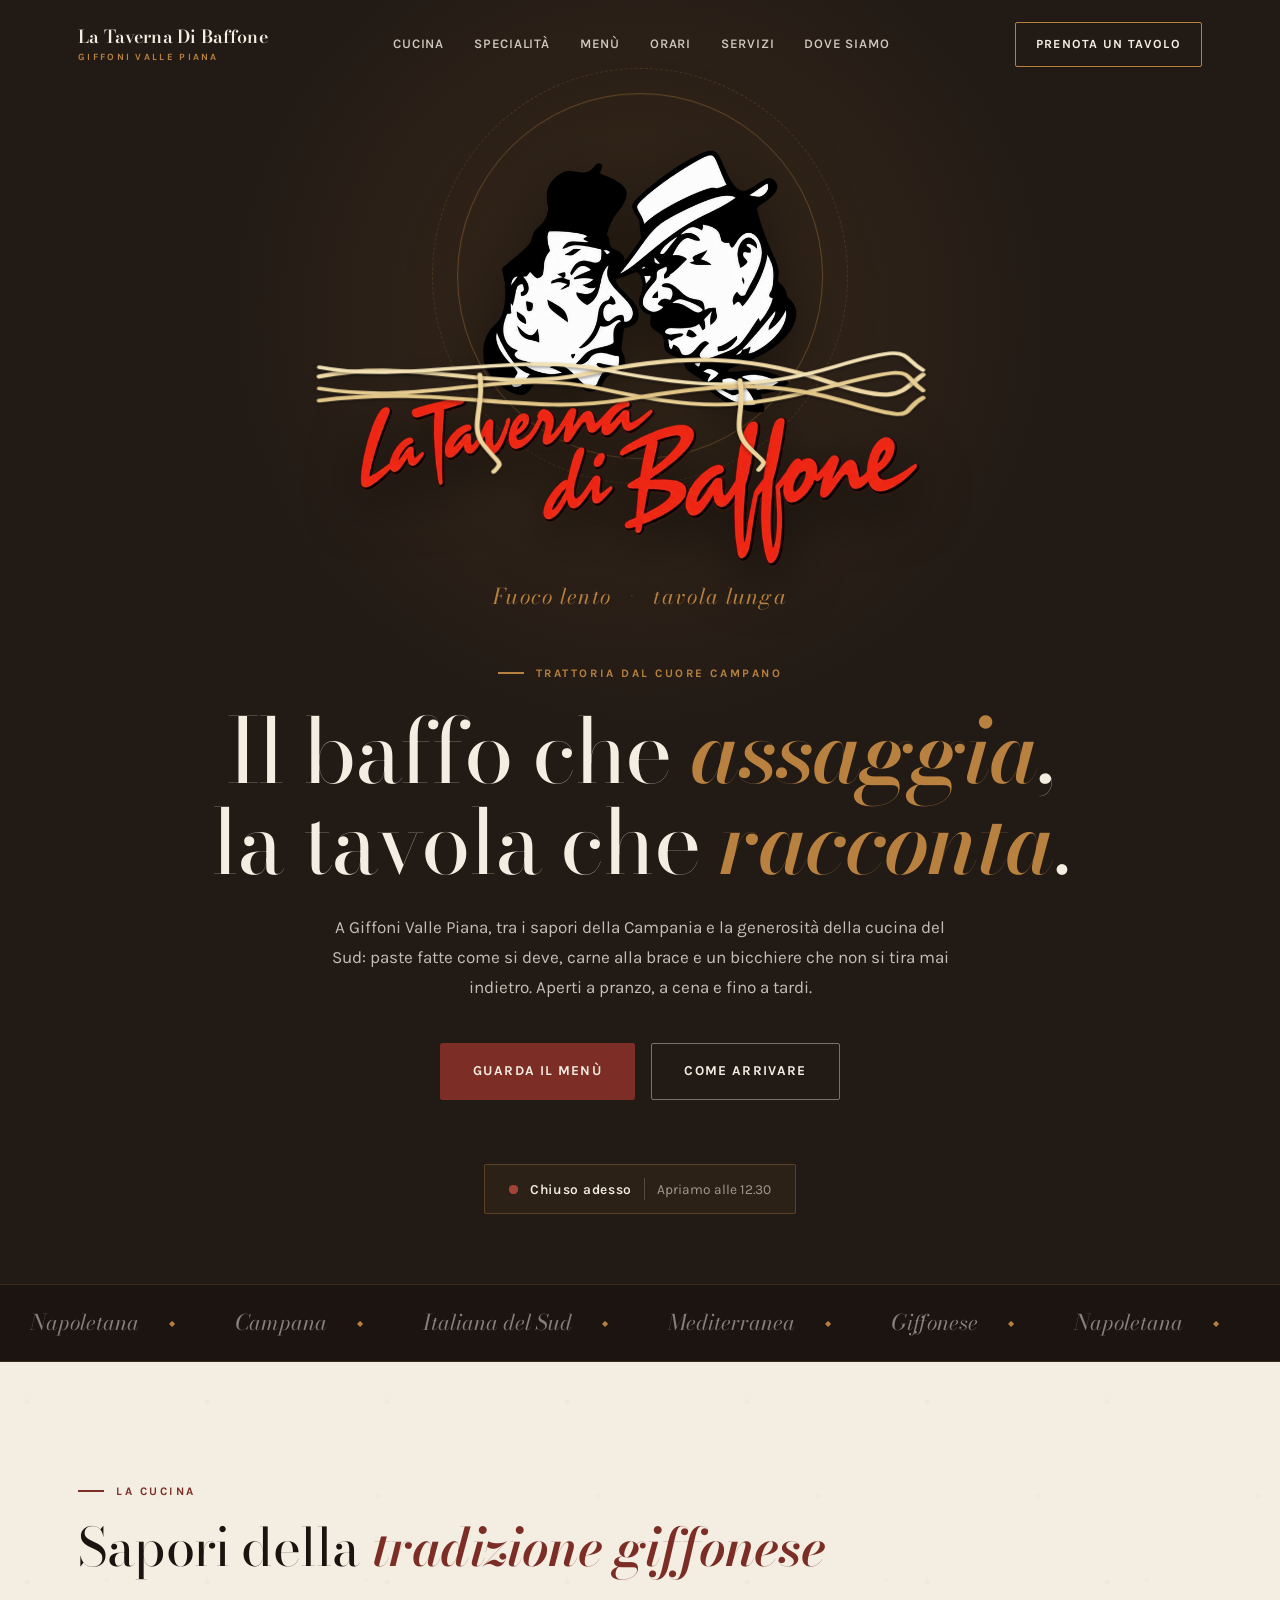
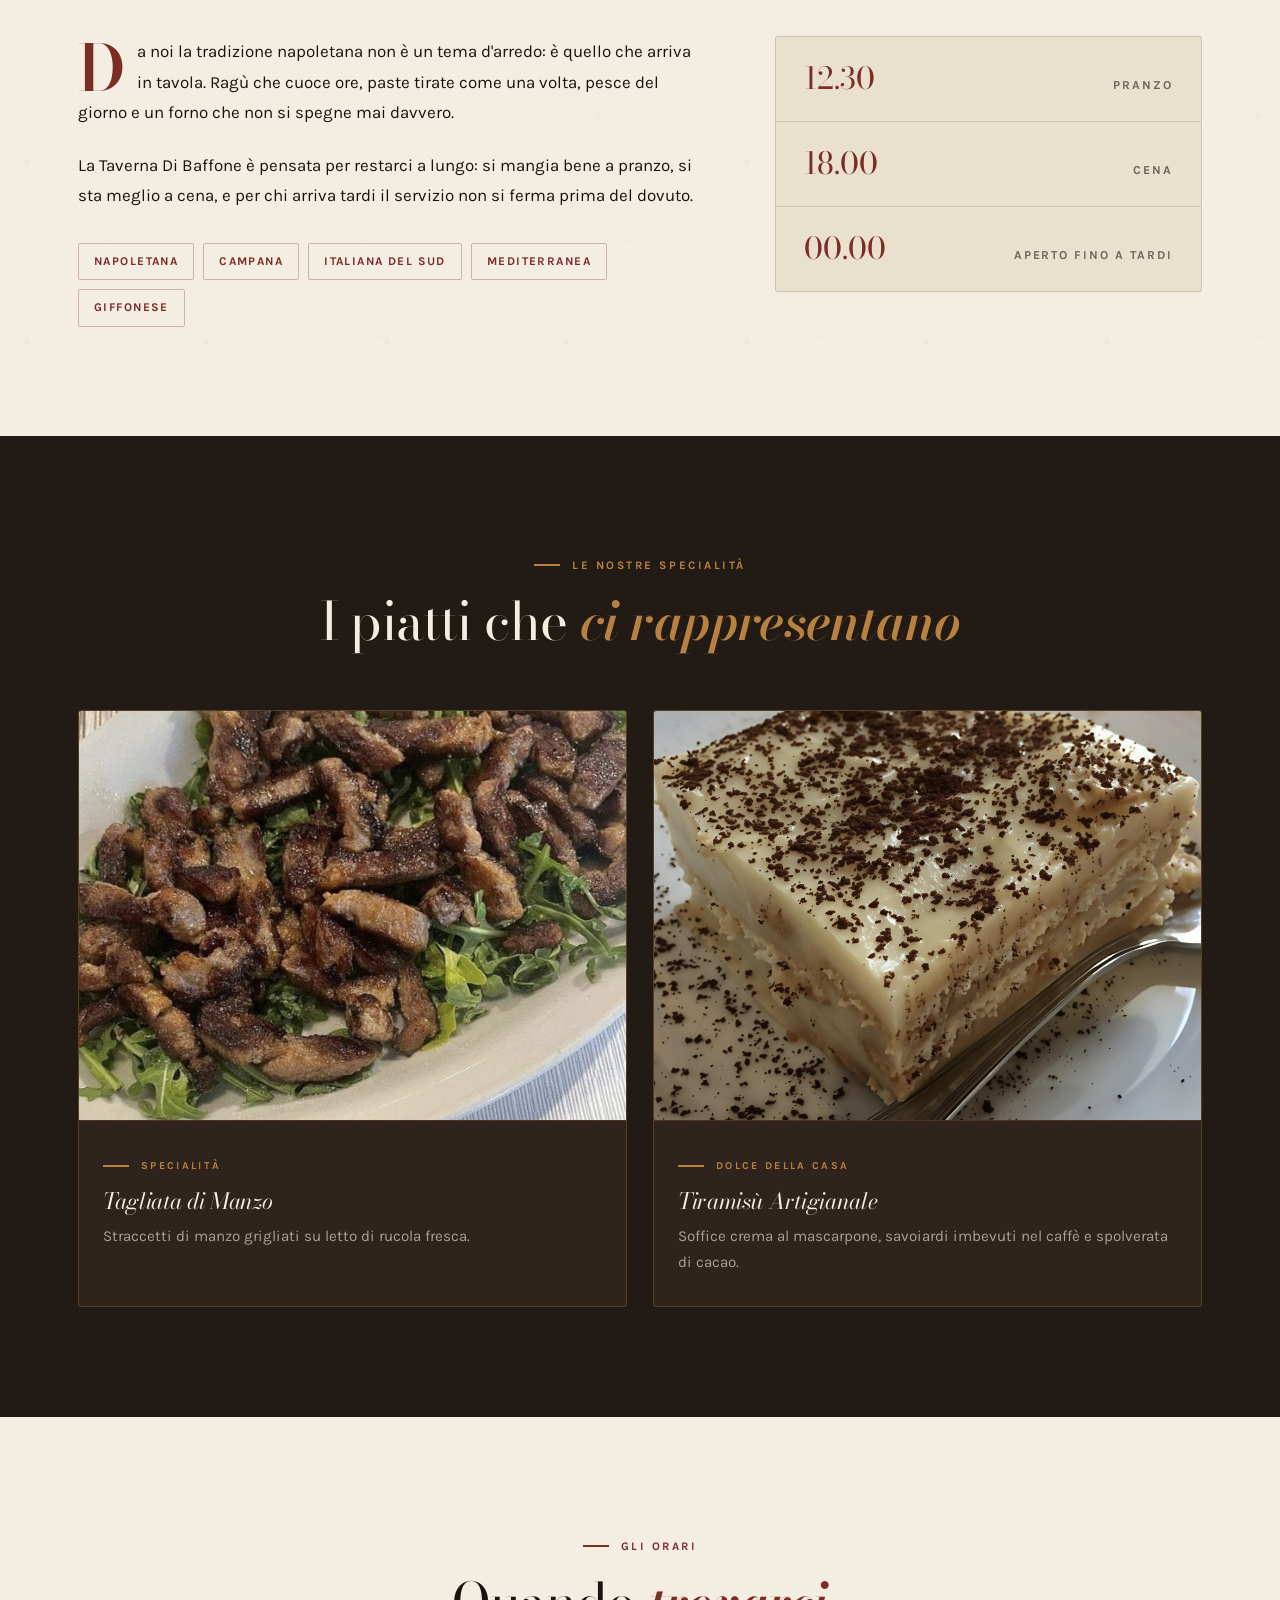
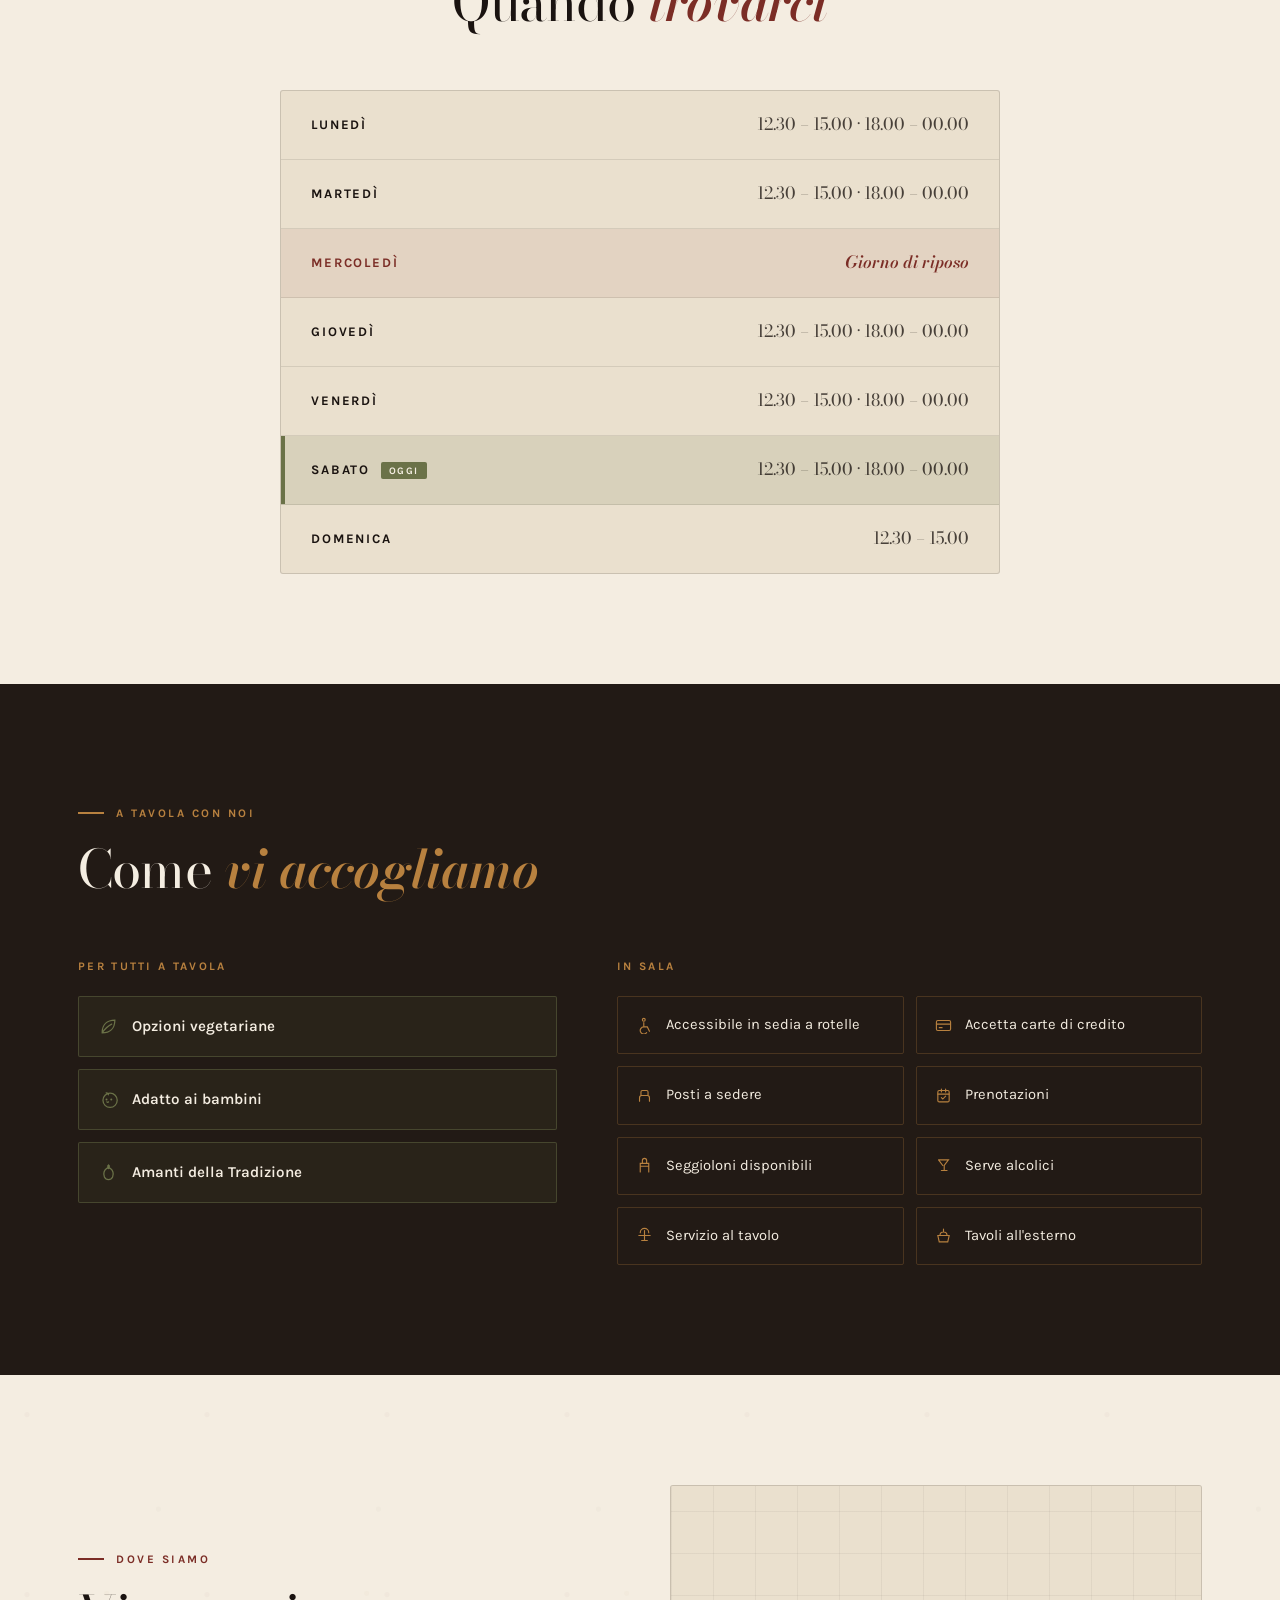
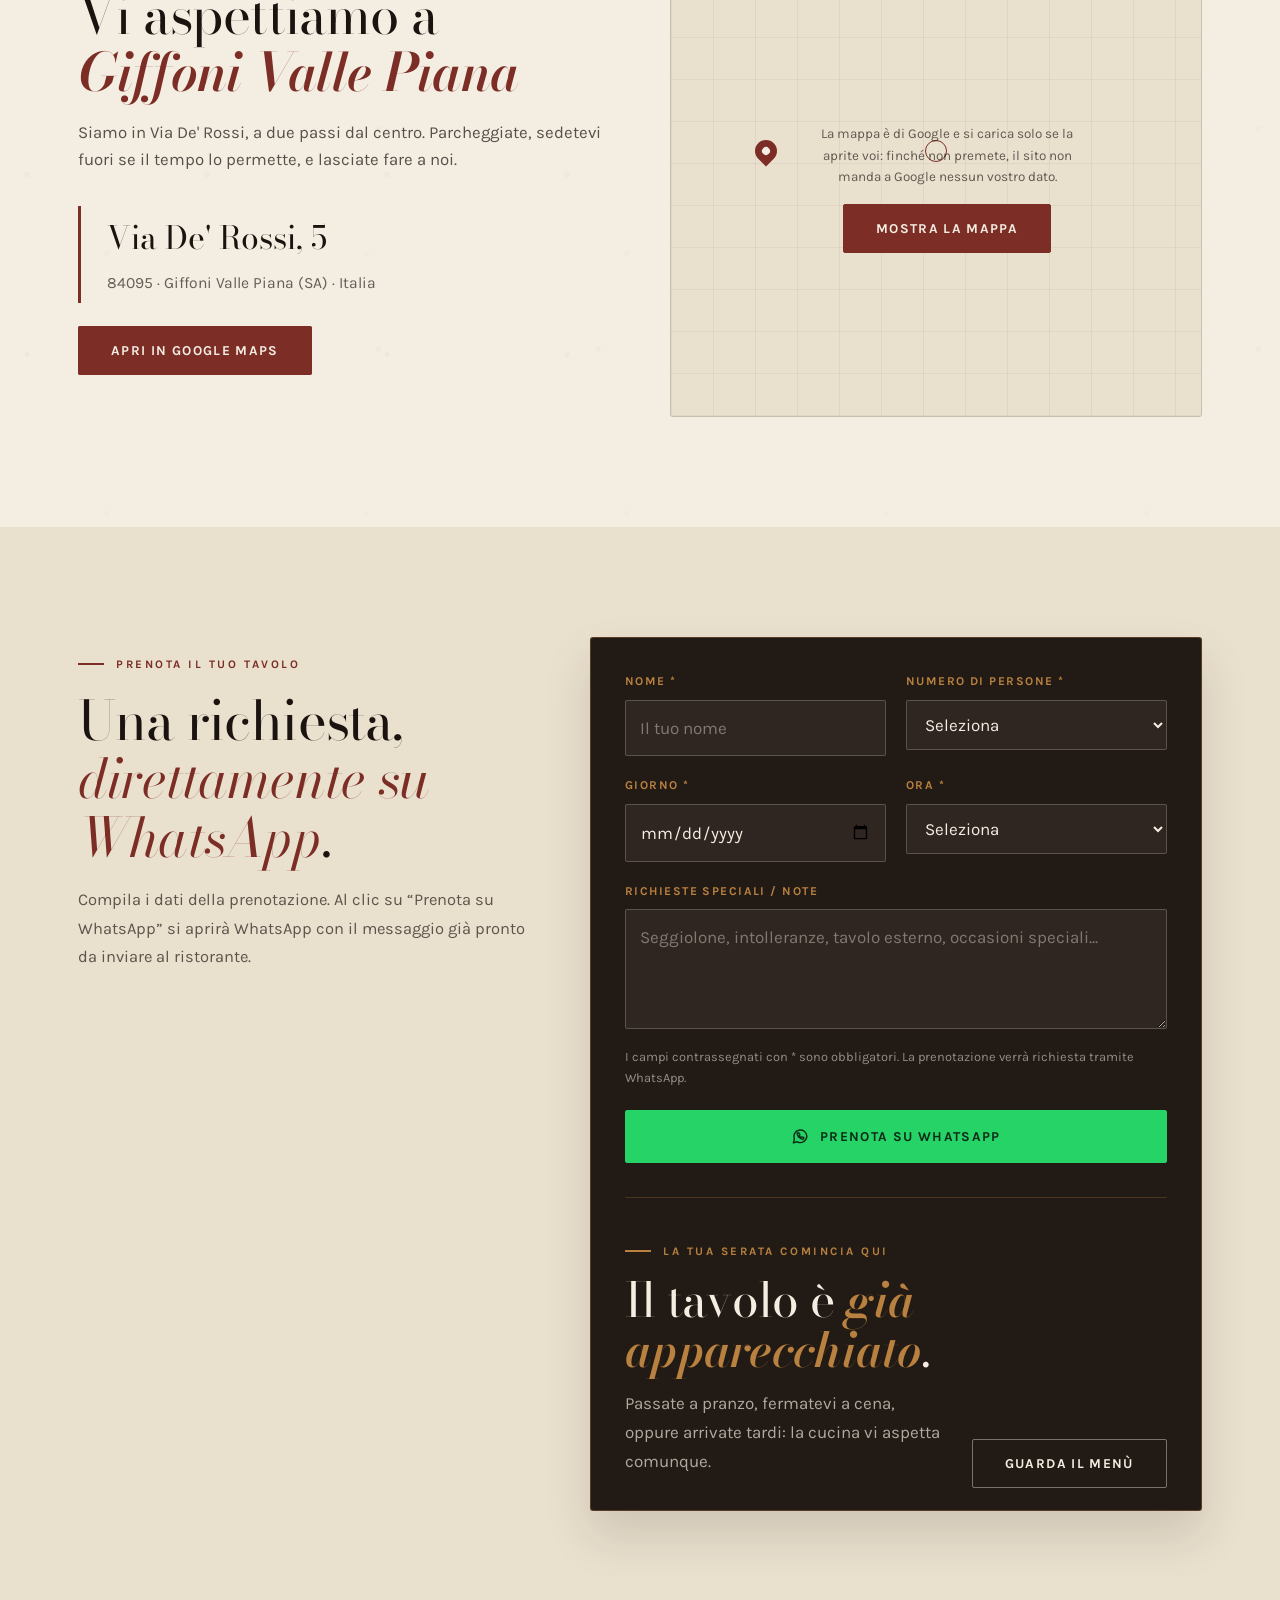
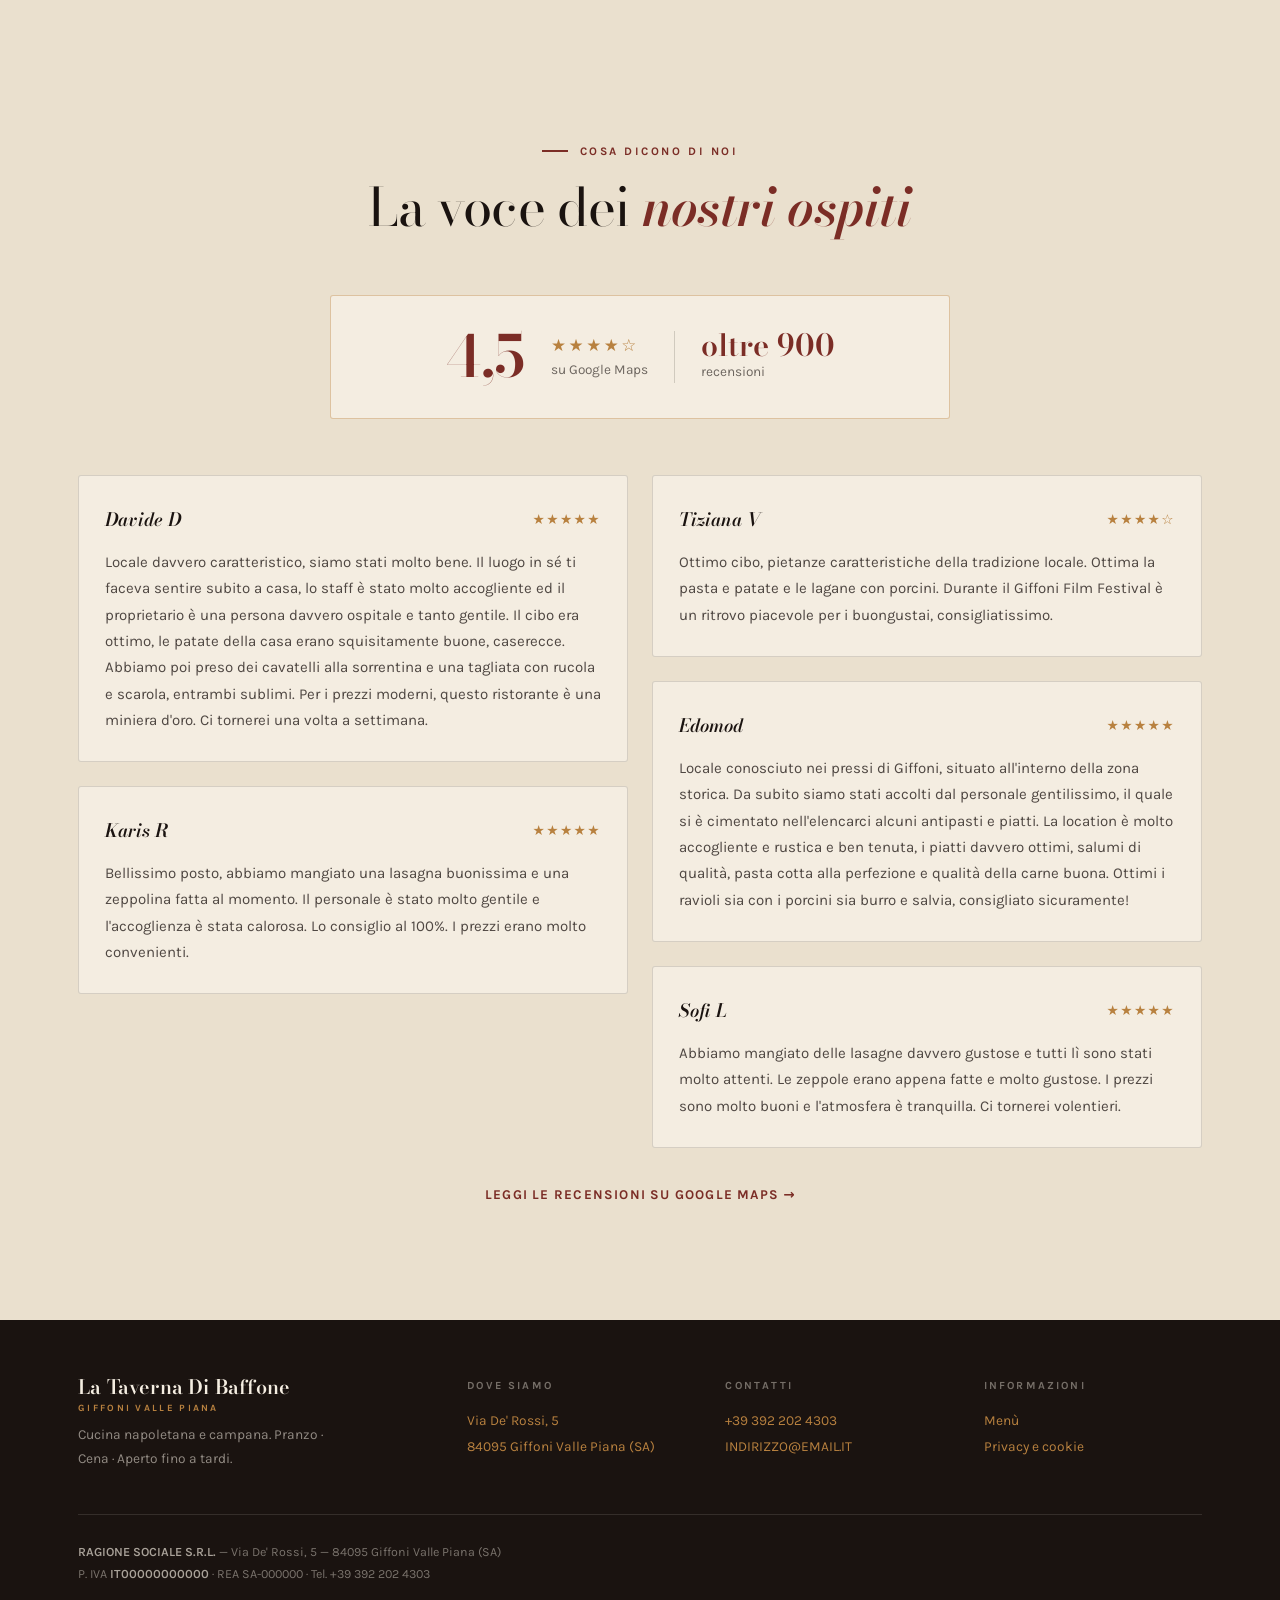
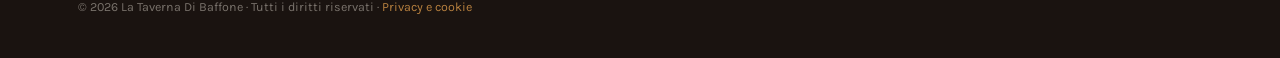
<file: index.html>
<!DOCTYPE html>
    <html lang="it">
    <head>
        <meta charset="UTF-8">
        <meta name="viewport" content="width=device-width, initial-scale=1.0">
        <title>La Taverna Di Baffone — Cucina napoletana e campana a Giffoni Valle Piana</title>
        <meta name="description" content="La Taverna Di Baffone, cucina napoletana e campana a Giffoni Valle Piana. Pranzo, cena e aperto fino a tardi. Tavoli all'esterno, prenotazioni, opzioni vegetariane, vegane e senza glutine.">
        <meta name="theme-color" content="#221A15">
        <meta name="robots" content="index, follow">

        <!-- ==============================================================
             INDIRIZZO DEL SITO
             Sostituire www.tavernadibaffone.it con il dominio vero in tutte
             e quattro le righe qui sotto (canonical + og:url + og:image +
             quella dentro i dati strutturati piu in basso). Finche il sito
             non ha un dominio proprio queste righe non fanno danno, ma
             nemmeno il loro lavoro.
             ============================================================== -->
        <link rel="canonical" href="https://www.tavernadibaffone.it/">

        <!-- Anteprima quando il link viene mandato su WhatsApp, Facebook, Instagram.
             og:image dovrebbe essere una foto orizzontale 1200x630: quella qui sotto
             e un ripiego, conviene prepararne una fatta apposta. -->
        <meta property="og:type" content="restaurant">
        <meta property="og:locale" content="it_IT">
        <meta property="og:site_name" content="La Taverna Di Baffone">
        <meta property="og:title" content="La Taverna Di Baffone — Giffoni Valle Piana">
        <meta property="og:description" content="Cucina napoletana e campana a Giffoni Valle Piana. Pranzo, cena e aperto fino a tardi. Prenota il tuo tavolo su WhatsApp.">
        <meta property="og:url" content="https://www.tavernadibaffone.it/">
        <meta property="og:image" content="https://www.tavernadibaffone.it/immagini/tagliata.jpeg">
        <meta property="og:image:alt" content="Tagliata di manzo su letto di rucola">
        <meta name="twitter:card" content="summary_large_image">

        <link rel="icon" href="data:image/svg+xml,%3Csvg xmlns='http://www.w3.org/2000/svg' viewBox='0 0 64 64'%3E%3Crect width='64' height='64' rx='8' fill='%23221A15'/%3E%3Ctext x='32' y='45' font-family='Georgia,serif' font-size='38' font-weight='700' fill='%23B8813F' text-anchor='middle'%3EB%3C/text%3E%3C/svg%3E">
        <link rel="apple-touch-icon" href="data:image/svg+xml,%3Csvg xmlns='http://www.w3.org/2000/svg' viewBox='0 0 64 64'%3E%3Crect width='64' height='64' fill='%23221A15'/%3E%3Ctext x='32' y='45' font-family='Georgia,serif' font-size='38' font-weight='700' fill='%23B8813F' text-anchor='middle'%3EB%3C/text%3E%3C/svg%3E">
        <link rel="preload" href="caratteri/karla-normal-latin.woff2" as="font" type="font/woff2" crossorigin>
        <link rel="preload" href="caratteri/bodoni-normal-latin.woff2" as="font" type="font/woff2" crossorigin>
        <link rel="stylesheet" href="caratteri.css">

        <!-- ==============================================================
             DATI STRUTTURATI (schema.org)
             Servono a Google per mostrare orari, indirizzo e valutazione
             direttamente nei risultati di ricerca e nelle mappe.
             ATTENZIONE: gli orari sono ripetuti anche nella tabella "Orari"
             e nella tabella ORARI dentro lo script in fondo alla pagina.
             Se cambiate gli orari, cambiateli in tutti e tre i posti.
             ============================================================== -->
        <script type="application/ld+json">
        {
          "@context": "https://schema.org",
          "@type": "Restaurant",
          "name": "La Taverna Di Baffone",
          "description": "Cucina napoletana e campana a Giffoni Valle Piana. Pranzo, cena e aperto fino a tardi.",
          "url": "https://www.tavernadibaffone.it/",
          "telephone": "+393922024303",
          "priceRange": "€€",
          "servesCuisine": ["Napoletana", "Campana", "Italiana del Sud", "Mediterranea"],
          "address": {
            "@type": "PostalAddress",
            "streetAddress": "Via De' Rossi, 5",
            "addressLocality": "Giffoni Valle Piana",
            "addressRegion": "SA",
            "postalCode": "84095",
            "addressCountry": "IT"
          },
          "geo": {
            "@type": "GeoCoordinates",
            "latitude": 40.7169,
            "longitude": 14.9423
          },
          "openingHoursSpecification": [
            {
              "@type": "OpeningHoursSpecification",
              "dayOfWeek": ["Monday", "Tuesday", "Thursday", "Friday", "Saturday"],
              "opens": "12:30",
              "closes": "15:00"
            },
            {
              "@type": "OpeningHoursSpecification",
              "dayOfWeek": ["Monday", "Tuesday", "Thursday", "Friday", "Saturday"],
              "opens": "18:00",
              "closes": "00:00"
            },
            {
              "@type": "OpeningHoursSpecification",
              "dayOfWeek": "Sunday",
              "opens": "12:30",
              "closes": "15:00"
            },
            {
              "@type": "OpeningHoursSpecification",
              "dayOfWeek": "Wednesday",
              "opens": "00:00",
              "closes": "00:00"
            }
          ],
          "acceptsReservations": "True",
          "hasMenu": "https://www.tavernadibaffone.it/menu.html",
          "amenityFeature": [
            { "@type": "LocationFeatureSpecification", "name": "Tavoli all'esterno", "value": true },
            { "@type": "LocationFeatureSpecification", "name": "Accessibile in sedia a rotelle", "value": true },
            { "@type": "LocationFeatureSpecification", "name": "Seggioloni disponibili", "value": true },
            { "@type": "LocationFeatureSpecification", "name": "Accetta carte di credito", "value": true }
          ]
        }
        </script>

        <style>
                     /* ============================================================
            LA TAVERNA DI BAFFONE
            Direzione: osteria di paese, calda e rustica.
            Palette: legno affumicato, calce, vino, rame, oliva.
            Display: Bodoni Moda (insegna dipinta a mano)
            Testo:   Karla (grottesca calda, molto leggibile)
            ============================================================ */

                     :root {
                         --fuliggine: #221A15; /* legno affumicato, fondo scuro */
                         --fuliggine-2: #2E241D;
                         --calce: #F4EDE1; /* muro a calce, fondo chiaro */
                         --calce-2: #EAE0CE;
                         --vino: #7B2D26; /* aglianico, accento primario */
                         --vino-chiaro: #A34237;
                         --rame: #B8813F; /* rame/ottone, accento secondario */
                         --oliva: #6B7248; /* verde oliva, terzo accento */
                         --inchiostro: #1A1310;
                         --display: 'Bodoni Moda', Georgia, serif;
                         --testo: 'Karla', system-ui, sans-serif;
                         --curva: cubic-bezier(.22,1,.36,1);
                         --max: 1180px;
                     }

                     * {
                         margin: 0;
                         padding: 0;
                         box-sizing: border-box
                     }

                     html {
                         scroll-behavior: smooth;
                         -webkit-text-size-adjust: 100%
                     }

                     body {
                         background: var(--calce);
                         color: var(--inchiostro);
                         font-family: var(--testo);
                         font-size: 17px;
                         line-height: 1.65;
                         -webkit-font-smoothing: antialiased;
                         overflow-x: hidden;
                     }

                     img, svg {
                         display: block;
                         max-width: 100%
                     }

                     a {
                         color: inherit;
                         text-decoration: none
                     }

                     :focus-visible {
                         outline: 3px solid var(--rame);
                         outline-offset: 4px;
                         border-radius: 2px;
                     }

                     .wrap {
                         max-width: var(--max);
                         margin: 0 auto;
                         padding: 0 28px
                     }

                     /* ---------- tipografia ---------- */
                     h1, h2, h3 {
                         font-family: var(--display);
                         font-weight: 600;
                         line-height: 1.08;
                         letter-spacing: -.015em
                     }

                     .occhiello {
                         font-family: var(--testo);
                         font-size: .72rem;
                         font-weight: 700;
                         letter-spacing: .22em;
                         text-transform: uppercase;
                         display: inline-flex;
                         align-items: center;
                         gap: 12px;
                     }

                         .occhiello::before {
                             content: "";
                             width: 26px;
                             height: 2px;
                             background: currentColor;
                             display: block;
                         }

                     /* ---------- texture di fondo: intonaco ---------- */
                     .intonaco {
                         position: relative;
                     }

                         .intonaco::before {
                             content: "";
                             position: absolute;
                             inset: 0;
                             pointer-events: none;
                             opacity: .5;
                             background-image: radial-gradient(circle at 15% 22%, rgba(123,45,38,.05) 0 2px, transparent 3px), radial-gradient(circle at 72% 61%, rgba(107,114,72,.05) 0 2px, transparent 3px), radial-gradient(circle at 41% 84%, rgba(184,129,63,.05) 0 2px, transparent 3px);
                             background-size: 180px 180px,220px 220px,260px 260px;
                         }

                     /* ============================================================
            BARRA DI NAVIGAZIONE
            ============================================================ */
                     .barra {
                         position: fixed;
                         top: 0;
                         left: 0;
                         right: 0;
                         z-index: 100;
                         background: rgba(34,26,21,.0);
                         transition: background .45s ease, box-shadow .45s ease, padding .45s ease;
                         padding: 22px 0;
                     }

                         .barra.attaccata {
                             background: rgba(34,26,21,.96);
                             backdrop-filter: blur(10px);
                             box-shadow: 0 1px 0 rgba(184,129,63,.28);
                             padding: 12px 0;
                         }

                     .barra-int {
                         max-width: var(--max);
                         margin: 0 auto;
                         padding: 0 28px;
                         display: flex;
                         align-items: center;
                         justify-content: space-between;
                         gap: 22px;
                     }

                     .marchio {
                         font-family: var(--display);
                         font-size: 1.12rem;
                         font-weight: 600;
                         color: var(--calce);
                         letter-spacing: .01em;
                         line-height: 1.15;
                         display: flex;
                         flex-direction: column;
                     }

                         .marchio span {
                             font-family: var(--testo);
                             font-size: .6rem;
                             font-weight: 700;
                             letter-spacing: .24em;
                             text-transform: uppercase;
                             color: var(--rame);
                             margin-top: 3px;
                         }

                     .voci {
                         display: flex;
                         gap: 30px;
                         align-items: center
                     }

                         .voci a {
                             font-size: .82rem;
                             font-weight: 600;
                             letter-spacing: .06em;
                             text-transform: uppercase;
                             color: var(--calce);
                             opacity: .82;
                             position: relative;
                             padding: 4px 0;
                             transition: opacity .3s ease,color .3s ease;
                         }

                             .voci a::after {
                                 content: "";
                                 position: absolute;
                                 left: 0;
                                 bottom: 0;
                                 width: 100%;
                                 height: 1.5px;
                                 background: var(--rame);
                                 transform: scaleX(0);
                                 transform-origin: right;
                                 transition: transform .4s var(--curva);
                             }

                             .voci a:hover {
                                 opacity: 1;
                                 color: var(--rame)
                             }

                                 .voci a:hover::after {
                                     transform: scaleX(1);
                                     transform-origin: left
                                 }

                     .prenota {
                         font-family: var(--testo);
                         font-size: .78rem;
                         font-weight: 700;
                         letter-spacing: .1em;
                         text-transform: uppercase;
                         color: var(--calce);
                         border: 1.5px solid var(--rame);
                         padding: 11px 20px;
                         border-radius: 2px;
                         transition: background .35s ease,color .35s ease,transform .35s var(--curva);
                     }

                         .prenota:hover {
                             background: var(--rame);
                             color: var(--fuliggine);
                             transform: translateY(-2px)
                         }

                     .hamburger {
                         display: none;
                         background: none;
                         border: 1.5px solid rgba(244,237,225,.4);
                         border-radius: 2px;
                         padding: 9px 11px;
                         cursor: pointer;
                     }

                         .hamburger span {
                             display: block;
                             width: 20px;
                             height: 2px;
                             background: var(--calce);
                             margin: 4px 0;
                             transition: transform .35s var(--curva),opacity .25s ease;
                         }

                         .hamburger[aria-expanded="true"] span:nth-child(1) {
                             transform: translateY(6px) rotate(45deg)
                         }

                         .hamburger[aria-expanded="true"] span:nth-child(2) {
                             opacity: 0
                         }

                         .hamburger[aria-expanded="true"] span:nth-child(3) {
                             transform: translateY(-6px) rotate(-45deg)
                         }

                     /* ============================================================
            HERO — insegna dell'osteria
            ============================================================ */
                     .hero {
                         position: relative;
                         background: var(--fuliggine);
                         color: var(--calce);
                         padding: 150px 0 0;
                         overflow: hidden;
                     }
                         /* alone caldo tipo lampada */
                         .hero::before {
                             content: "";
                             position: absolute;
                             top: -10%;
                             left: 50%;
                             transform: translateX(-50%);
                             width: 900px;
                             height: 900px;
                             background: radial-gradient(circle,rgba(184,129,63,.16) 0%,transparent 66%);
                             pointer-events: none;
                         }

                     .hero-int {
                         position: relative;
                         max-width: var(--max);
                         margin: 0 auto;
                         padding: 0 28px;
                         text-align: center;
                     }

                     /* ---------- LOGO: proporzioni bloccate, mai stirato ---------- */
                     .insegna {
                         position: relative;
                         width: fit-content;
                         margin: 0 auto 34px;
                         display: flex;
                         align-items: center;
                         justify-content: center;
                         /* il min(86vw,...) impedisce all'insegna di uscire dallo schermo
                            sui telefoni stretti, dove il minimo di 300px era piu largo
                            dello spazio disponibile e il logo veniva tagliato a destra */
                         --insegna-w: min(86vw, clamp(300px,46vw,560px));
                         flex-direction: column;
                         gap: 0;
                         padding-bottom: 3.2em;
                     }

                     /* --- i due volti --- */
                     .teste {
                         position: relative;
                         z-index: 2;
                         width: calc(var(--insegna-w) * .56);
                         aspect-ratio: 568 / 477;
                         filter: drop-shadow(0 18px 32px rgba(0,0,0,.5));
                     }

                     .strato {
                         position: absolute;
                         inset: 0;
                         width: 100%;
                         height: 100%;
                         object-fit: contain;
                         pointer-events: none;
                     }
                     /* i volti ruotano attorno alla base del collo, come una testa vera */
                     .volto-sx {
                         transform-origin: 38% 78%
                     }

                     .volto-dx {
                         transform-origin: 62% 78%
                     }

                     /* --- il marchio dipinto --- */
                     .marchio-blocco {
                         position: relative;
                         z-index: 3;
                         width: var(--insegna-w);
                         aspect-ratio: 831 / 251;
                         margin-top: -3%;
                     }

                     /* --- il motto: testo vivo, non piu inciso nell'immagine --- */
                     .motto {
                         position: absolute;
                         z-index: 4;
                         left: 0;
                         right: 0;
                         top: 100%;
                         margin-top: .6em;
                         display: flex;
                         align-items: center;
                         justify-content: center;
                         gap: .9em;
                         font-family: var(--display);
                         font-style: italic;
                         font-weight: 400;
                         font-size: clamp(.95rem,2.1vw,1.35rem);
                         letter-spacing: .06em;
                         color: var(--rame);
                         white-space: nowrap;
                     }

                         .motto i {
                             font-style: normal;
                             font-size: .42em;
                             color: rgba(184,129,63,.6);
                             transform: translateY(-.15em);
                         }

                         .motto span {
                             display: inline-block;
                             opacity: 0;
                             animation: mottoEntra .9s var(--curva) forwards;
                         }

                             .motto span:nth-of-type(1) {
                                 animation-delay: 1.7s
                             }

                             .motto span:nth-of-type(2) {
                                 animation-delay: 1.92s
                             }

                         .motto i {
                             opacity: 0;
                             animation: mottoEntra .7s var(--curva) 1.82s forwards
                         }

                     @keyframes mottoEntra {
                         from {
                             opacity: 0;
                             transform: translateY(10px)
                         }

                         to {
                             opacity: 1;
                             transform: translateY(0)
                         }
                     }

                     .marchio-scritta {
                         position: relative;
                         z-index: 2;
                         width: 100%;
                         height: 100%;
                         object-fit: contain;
                         /* trattamento rustico: rosso piu terroso, contorno da insegna dipinta a mano */
                         filter: saturate(1.06) hue-rotate(-7deg) brightness(.94) drop-shadow(0 3px 0 rgba(46,26,18,.5)) drop-shadow(0 16px 26px rgba(0,0,0,.5));
                     }

                     /* --- spaghetti stesi sopra la scritta --- */
                     .spaghetti {
                         position: absolute;
                         z-index: 3;
                         left: -4%;
                         top: -30%;
                         width: 108%;
                         height: 82%;
                         overflow: visible;
                         pointer-events: none;
                     }

                     .filo {
                         fill: none;
                         stroke: #EFD9A6;
                         stroke-width: 9;
                         stroke-linecap: round;
                         filter: drop-shadow(0 3px 3px rgba(0,0,0,.45));
                     }

                     .f2 {
                         stroke: #E8CE93;
                         stroke-width: 8
                     }

                     .f3 {
                         stroke: #F3E2B6;
                         stroke-width: 7.5
                     }

                     .f4 {
                         stroke: #E2C687;
                         stroke-width: 8.5
                     }

                     .pendente {
                         stroke-width: 8;
                         stroke: #EDD59D
                     }
                     /* cornici in ottone: abbracciano i due volti, non tutta l'insegna */
                     .teste::before,
                     .teste::after {
                         content: "";
                         position: absolute;
                         left: 50%;
                         top: 48%;
                         transform: translate(-50%,-50%);
                         z-index: 0;
                         aspect-ratio: 1/1;
                         border-radius: 50%;
                         pointer-events: none;
                     }

                     .teste::before {
                         width: 116%;
                         border: 1px solid rgba(184,129,63,.42);
                     }

                     .teste::after {
                         width: 132%;
                         border: 1px dashed rgba(184,129,63,.22);
                     }

                     .hero-occhiello {
                         color: var(--rame);
                         justify-content: center;
                         margin-bottom: 22px
                     }

                     .hero h1 {
                         font-size: clamp(2.9rem,7.6vw,5.6rem);
                         font-weight: 400;
                         line-height: 1.02;
                         margin-bottom: 26px;
                         letter-spacing: -.02em;
                     }

                         .hero h1 em {
                             font-style: italic;
                             font-weight: 600;
                             color: var(--rame);
                         }

                     .hero-testo {
                         max-width: 620px;
                         margin: 0 auto 40px;
                         font-size: 1.07rem;
                         line-height: 1.75;
                         color: rgba(244,237,225,.78);
                     }

                     .bottoni {
                         display: flex;
                         gap: 16px;
                         justify-content: center;
                         flex-wrap: wrap;
                         margin-bottom: 64px;
                     }

                     .btn {
                         font-family: var(--testo);
                         font-size: .85rem;
                         font-weight: 700;
                         letter-spacing: .1em;
                         text-transform: uppercase;
                         padding: 16px 32px;
                         border-radius: 2px;
                         border: 1.5px solid transparent;
                         cursor: pointer;
                         transition: transform .32s var(--curva),box-shadow .32s ease,background .32s ease,color .32s ease,border-color .32s ease;
                     }

                     .btn-pieno {
                         background: var(--vino);
                         color: var(--calce);
                         border-color: var(--vino)
                     }

                         .btn-pieno:hover {
                             background: var(--vino-chiaro);
                             border-color: var(--vino-chiaro);
                             transform: translateY(-3px);
                             box-shadow: 0 14px 30px rgba(123,45,38,.45)
                         }

                     .btn-vuoto {
                         background: transparent;
                         color: var(--calce);
                         border-color: rgba(244,237,225,.42)
                     }

                         .btn-vuoto:hover {
                             border-color: var(--rame);
                             color: var(--rame);
                             transform: translateY(-3px)
                         }

                     .btn:active {
                         transform: translateY(0)
                     }

                     /* ---------- stato apertura in tempo reale ---------- */
                     .stato {
                         display: inline-flex;
                         align-items: center;
                         gap: 12px;
                         padding: 13px 24px;
                         border: 1px solid rgba(184,129,63,.34);
                         border-radius: 2px;
                         background: rgba(184,129,63,.07);
                         margin-bottom: 70px;
                     }

                     .spia {
                         width: 9px;
                         height: 9px;
                         border-radius: 50%;
                         background: var(--oliva);
                         flex-shrink: 0;
                         position: relative;
                     }

                         .spia::after {
                             content: "";
                             position: absolute;
                             inset: 0;
                             border-radius: 50%;
                             background: inherit;
                             animation: battito 2.4s ease-out infinite;
                         }

                         .spia.chiusa {
                             background: var(--vino-chiaro)
                         }

                     @keyframes battito {
                         0% {
                             transform: scale(1);
                             opacity: .85
                         }

                         100% {
                             transform: scale(3.2);
                             opacity: 0
                         }
                     }

                     .stato-testo {
                         font-size: .86rem;
                         font-weight: 600;
                         letter-spacing: .05em;
                         color: var(--calce);
                     }

                     .stato-nota {
                         font-size: .86rem;
                         color: rgba(244,237,225,.6);
                         border-left: 1px solid rgba(244,237,225,.2);
                         padding-left: 12px;
                     }

                     /* ---------- fascia scorrevole: le cucine ---------- */
                     .fascia {
                         border-top: 1px solid rgba(184,129,63,.22);
                         border-bottom: 1px solid rgba(184,129,63,.22);
                         padding: 20px 0;
                         overflow: hidden;
                         background: rgba(0,0,0,.22);
                     }

                     .nastro {
                         display: flex;
                         width: max-content;
                         animation: scorri 42s linear infinite;
                     }

                         .nastro:hover {
                             animation-play-state: paused
                         }

                         .nastro span {
                             font-family: var(--display);
                             font-style: italic;
                             font-size: 1.35rem;
                             color: rgba(244,237,225,.5);
                             white-space: nowrap;
                             padding: 0 30px;
                             display: flex;
                             align-items: center;
                             gap: 30px;
                         }

                             .nastro span::after {
                                 content: "◆";
                                 font-size: .5rem;
                                 color: var(--rame);
                                 font-style: normal;
                             }

                     @keyframes scorri {
                         from {
                             transform: translateX(0)
                         }

                         to {
                             transform: translateX(-50%)
                         }
                     }

                     /* ============================================================
            SEZIONI
            ============================================================ */
                     section {
                         padding: 110px 0;
                         /* senza questo, un salto da "Cucina" o "Orari" nel menu
                            fermava il titolo esattamente sotto la barra fissa */
                         scroll-margin-top: 90px;
                     }

                     .testata {
                         max-width: 760px;
                         margin-bottom: 60px
                     }

                         .testata.centro {
                             margin-left: auto;
                             margin-right: auto;
                             text-align: center
                         }

                             .testata.centro .occhiello {
                                 justify-content: center
                             }

                         .testata .occhiello {
                             color: var(--vino);
                             margin-bottom: 18px
                         }

                         .testata h2 {
                             font-size: clamp(2.1rem,4.6vw,3.3rem);
                             font-weight: 400;
                             margin-bottom: 18px;
                         }

                             .testata h2 em {
                                 font-style: italic;
                                 font-weight: 600;
                                 color: var(--vino)
                             }

                         .testata p {
                             color: rgba(26,19,16,.72);
                             font-size: 1.05rem;
                             max-width: 640px
                         }

                         .testata.centro p {
                             margin-left: auto;
                             margin-right: auto
                         }

                     /* ---------- Cucina ---------- */
                     #cucina {
                         background: var(--calce)
                     }

                     .cucina-griglia {
                         display: grid;
                         grid-template-columns: 1.25fr .85fr;
                         gap: 70px;
                         align-items: start;
                     }

                     .cucina-testo p {
                         margin-bottom: 22px;
                         font-size: 1.06rem;
                         line-height: 1.8
                     }

                         .cucina-testo p:first-child::first-letter {
                             font-family: var(--display);
                             font-size: 4rem;
                             font-weight: 600;
                             float: left;
                             line-height: .82;
                             margin: 6px 12px 0 0;
                             color: var(--vino);
                         }

                     .etichette {
                         display: flex;
                         flex-wrap: wrap;
                         gap: 9px;
                         margin-top: 32px
                     }

                     .etichetta {
                         font-size: .74rem;
                         font-weight: 700;
                         letter-spacing: .12em;
                         text-transform: uppercase;
                         padding: 8px 15px;
                         border: 1px solid rgba(123,45,38,.3);
                         border-radius: 2px;
                         color: var(--vino);
                         transition: background .3s ease,color .3s ease,transform .3s var(--curva);
                     }

                         .etichetta:hover {
                             background: var(--vino);
                             color: var(--calce);
                             transform: translateY(-2px)
                         }

                     /* servizio: pranzo / cena / fino a tardi */
                     .servizio {
                         border: 1px solid rgba(26,19,16,.14);
                         border-radius: 3px;
                         background: var(--calce-2);
                         overflow: hidden;
                     }

                     .turno {
                         display: flex;
                         align-items: baseline;
                         justify-content: space-between;
                         gap: 18px;
                         padding: 26px 28px;
                         border-bottom: 1px solid rgba(26,19,16,.12);
                         transition: background .35s ease,padding-left .35s var(--curva);
                     }

                         .turno:last-child {
                             border-bottom: none
                         }

                         .turno:hover {
                             background: rgba(184,129,63,.14);
                             padding-left: 36px
                         }

                     .turno-ora {
                         font-family: var(--display);
                         font-size: 1.9rem;
                         font-weight: 400;
                         color: var(--vino);
                         line-height: 1;
                     }

                     .turno-nome {
                         font-size: .76rem;
                         font-weight: 700;
                         letter-spacing: .16em;
                         text-transform: uppercase;
                         color: rgba(26,19,16,.6);
                         text-align: right;
                     }

                     /* ---------- Specialità ---------- */
                     #specialita {
                         background: var(--fuliggine);
                         color: var(--calce)
                     }

                         #specialita .testata .occhiello {
                             color: var(--rame)
                         }

                         #specialita .testata h2 em {
                             color: var(--rame)
                         }

                         #specialita .testata p {
                             color: rgba(244,237,225,.7)
                         }

                     .piatti {
                         display: grid;
                         grid-template-columns: repeat(auto-fit,minmax(280px,1fr));
                         gap: 26px;
                     }

                     .piatto {
                         border: 1px solid rgba(184,129,63,.28);
                         border-radius: 3px;
                         overflow: hidden;
                         background: var(--fuliggine-2);
                         transition: transform .45s var(--curva),border-color .45s ease,box-shadow .45s ease;
                     }

                         .piatto:hover {
                             transform: translateY(-8px);
                             border-color: var(--rame);
                             box-shadow: 0 24px 46px rgba(0,0,0,.42);
                         }

                     .piatto-foto {
                         aspect-ratio: 4/3;
                         background: repeating-linear-gradient(45deg,rgba(184,129,63,.06) 0 12px,transparent 12px 24px), var(--fuliggine);
                         display: flex;
                         align-items: center;
                         justify-content: center;
                         border-bottom: 1px solid rgba(184,129,63,.24);
                     }

                         /* la foto riempie sempre il riquadro 4:3 senza deformarsi */
                         .piatto-foto img {
                             width: 100%;
                             height: 100%;
                             object-fit: cover;
                         }

                         .piatto-foto svg {
                             width: 52px;
                             height: 52px;
                             opacity: .4;
                             stroke: var(--rame)
                         }

                     .piatto-corpo {
                         padding: 26px 24px 30px
                     }

                         .piatto-corpo .occhiello {
                             color: var(--rame);
                             font-size: .66rem;
                             margin-bottom: 14px
                         }

                         .piatto-corpo h3 {
                             font-size: 1.4rem;
                             font-weight: 400;
                             font-style: italic;
                             margin-bottom: 11px;
                         }

                         .piatto-corpo p {
                             font-size: .95rem;
                             color: rgba(244,237,225,.62);
                             line-height: 1.7
                         }

                     /* ---------- Orari ---------- */
                     #orari {
                         background: var(--calce)
                     }

                     .orari-blocco {
                         max-width: 720px;
                         margin: 0 auto;
                         border: 1px solid rgba(26,19,16,.15);
                         border-radius: 3px;
                         overflow: hidden;
                         background: var(--calce-2);
                     }

                     .giorno {
                         display: flex;
                         align-items: center;
                         justify-content: space-between;
                         gap: 20px;
                         padding: 20px 30px;
                         border-bottom: 1px solid rgba(26,19,16,.1);
                         transition: background .35s ease,padding-left .35s var(--curva);
                     }

                         .giorno:last-child {
                             border-bottom: none
                         }

                         .giorno:hover {
                             background: rgba(184,129,63,.14);
                             padding-left: 40px
                         }

                     .giorno-nome {
                         font-size: .82rem;
                         font-weight: 700;
                         letter-spacing: .14em;
                         text-transform: uppercase;
                     }

                     .giorno-ore {
                         font-family: var(--display);
                         font-size: 1.06rem;
                         color: rgba(26,19,16,.78);
                         text-align: right;
                     }

                     .giorno.riposo {
                         background: rgba(123,45,38,.07)
                     }

                         .giorno.riposo .giorno-nome {
                             color: var(--vino)
                         }

                         .giorno.riposo .giorno-ore {
                             font-style: italic;
                             color: var(--vino);
                             font-weight: 600;
                         }

                     .giorno.oggi {
                         background: rgba(107,114,72,.14);
                         box-shadow: inset 4px 0 0 var(--oliva);
                     }

                         .giorno.oggi .giorno-nome::after {
                             content: "oggi";
                             font-family: var(--testo);
                             font-size: .62rem;
                             letter-spacing: .14em;
                             background: var(--oliva);
                             color: var(--calce);
                             padding: 3px 8px;
                             border-radius: 2px;
                             margin-left: 11px;
                             vertical-align: middle;
                         }

                     /* ---------- Servizi ---------- */
                     #servizi {
                         background: var(--fuliggine);
                         color: var(--calce)
                     }

                         #servizi .testata .occhiello {
                             color: var(--rame)
                         }

                         #servizi .testata h2 em {
                             color: var(--rame)
                         }

                     .servizi-griglia {
                         display: grid;
                         grid-template-columns: .9fr 1.1fr;
                         gap: 60px;
                         align-items: start
                     }

                     .diete {
                         display: flex;
                         flex-direction: column;
                         gap: 12px;
                         margin-top: 8px
                     }

                     .dieta {
                         display: flex;
                         align-items: center;
                         gap: 14px;
                         padding: 17px 20px;
                         border: 1px solid rgba(107,114,72,.45);
                         border-radius: 2px;
                         background: rgba(107,114,72,.1);
                         font-weight: 600;
                         font-size: .95rem;
                         transition: background .35s ease,transform .35s var(--curva);
                     }

                         .dieta:hover {
                             background: rgba(107,114,72,.24);
                             transform: translateX(6px)
                         }

                         .dieta svg {
                             width: 19px;
                             height: 19px;
                             stroke: var(--oliva);
                             flex-shrink: 0
                         }

                     .dotazioni {
                         display: grid;
                         grid-template-columns: repeat(auto-fit,minmax(210px,1fr));
                         gap: 12px
                     }

                     .dotazione {
                         display: flex;
                         align-items: center;
                         gap: 13px;
                         padding: 16px 18px;
                         border: 1px solid rgba(184,129,63,.26);
                         border-radius: 2px;
                         font-size: .92rem;
                         transition: border-color .35s ease,background .35s ease,transform .35s var(--curva);
                     }

                         .dotazione:hover {
                             border-color: var(--rame);
                             background: rgba(184,129,63,.12);
                             transform: translateY(-3px)
                         }

                         .dotazione svg {
                             width: 17px;
                             height: 17px;
                             stroke: var(--rame);
                             flex-shrink: 0
                         }

                     .sotto-titolo {
                         font-size: .72rem;
                         font-weight: 700;
                         letter-spacing: .2em;
                         text-transform: uppercase;
                         color: var(--rame);
                         margin-bottom: 20px;
                     }

                     /* ---------- Dove siamo ---------- */
                     #dove {
                         background: var(--calce)
                     }

                     .dove-griglia {
                         display: grid;
                         grid-template-columns: 1fr 1fr;
                         gap: 60px;
                         align-items: center
                     }

                     .indirizzo {
                         border-left: 3px solid var(--vino);
                         padding: 6px 0 6px 26px;
                         margin: 32px 0;
                     }

                         .indirizzo .via {
                             font-family: var(--display);
                             font-size: 2rem;
                             font-weight: 400;
                             margin-bottom: 6px;
                         }

                         .indirizzo .citta {
                             color: rgba(26,19,16,.66);
                             font-size: .98rem
                         }

                     /* ---------- Mappa a caricamento su richiesta ----------
                        Il riquadro decorativo resta come anteprima; la mappa vera
                        di Google entra solo quando il visitatore preme il bottone.
                        Cosi nessun dato parte verso Google senza il suo consenso
                        ed il sito non ha bisogno del banner dei cookie. */
                     .mappa {
                         aspect-ratio: 1/1;
                         border: 1px solid rgba(26,19,16,.16);
                         border-radius: 3px;
                         position: relative;
                         overflow: hidden;
                         background: var(--calce-2);
                     }

                     .mappa-anteprima {
                         position: absolute;
                         inset: 0;
                         display: flex;
                         align-items: center;
                         justify-content: center;
                         background: repeating-linear-gradient(0deg,rgba(26,19,16,.05) 0 1px,transparent 1px 42px), repeating-linear-gradient(90deg,rgba(26,19,16,.05) 0 1px,transparent 1px 42px), var(--calce-2);
                     }

                     .mappa-invito {
                         position: relative;
                         z-index: 2;
                         display: flex;
                         flex-direction: column;
                         align-items: center;
                         gap: 16px;
                         text-align: center;
                         padding: 26px;
                         max-width: 340px;
                         margin-top: 74px;
                     }

                     .mappa-testo {
                         font-size: .84rem;
                         line-height: 1.6;
                         color: rgba(26,19,16,.66);
                     }

                     .mappa iframe {
                         display: block;
                         width: 100%;
                         height: 100%;
                         border: 0;
                     }

                     .puntina {
                         width: 22px;
                         height: 22px;
                         border-radius: 50% 50% 50% 0;
                         background: var(--vino);
                         transform: rotate(-45deg);
                         position: relative;
                         animation: sospensione 3.4s ease-in-out infinite;
                     }

                         .puntina::after {
                             content: "";
                             position: absolute;
                             top: 50%;
                             left: 50%;
                             transform: translate(-50%,-50%);
                             width: 8px;
                             height: 8px;
                             border-radius: 50%;
                             background: var(--calce);
                         }

                     @keyframes sospensione {
                         0%,100% {
                             transform: rotate(-45deg) translateY(0)
                         }

                         50% {
                             transform: rotate(-45deg) translateY(-9px)
                         }
                     }

                     .onda {
                         position: absolute;
                         width: 22px;
                         height: 22px;
                         border-radius: 50%;
                         border: 1.5px solid var(--vino);
                         animation: onda 3s ease-out infinite;
                     }

                     @keyframes onda {
                         0% {
                             transform: scale(1);
                             opacity: .7
                         }

                         100% {
                             transform: scale(6);
                             opacity: 0
                         }
                     }

                     /* ---------- Recensioni ---------- */
                     #recensioni {
                         background: var(--calce-2)
                     }

                     .voto {
                         display: flex;
                         align-items: center;
                         gap: 26px;
                         justify-content: center;
                         flex-wrap: wrap;
                         padding: 32px 34px;
                         border: 1px solid rgba(184,129,63,.4);
                         border-radius: 3px;
                         background: var(--calce);
                         max-width: 620px;
                         margin: 0 auto 56px;
                     }

                     .voto-num {
                         font-family: var(--display);
                         font-size: 3.6rem;
                         font-weight: 600;
                         color: var(--vino);
                         line-height: 1;
                     }

                         .voto-num-piccolo {
                             font-size: 1.9rem
                         }

                     /* visibile solo ai lettori di schermo: le stelle sono grafiche,
                        senza questo un non vedente sentirebbe "stella stella stella" */
                     .solo-lettori {
                         position: absolute;
                         width: 1px;
                         height: 1px;
                         padding: 0;
                         margin: -1px;
                         overflow: hidden;
                         clip-path: inset(50%);
                         white-space: nowrap;
                         border: 0;
                     }

                     .stelle {
                         color: var(--rame);
                         letter-spacing: .15em;
                         font-size: 1.05rem
                     }

                     .voto-nota {
                         font-size: .85rem;
                         color: rgba(26,19,16,.62)
                     }

                     .voto-sep {
                         width: 1px;
                         height: 52px;
                         background: rgba(26,19,16,.16)
                     }

                     .pareri {
                         columns: 2;
                         column-gap: 24px
                     }

                     .parere {
                         break-inside: avoid;
                         margin-bottom: 24px;
                         padding: 28px 26px;
                         border: 1px solid rgba(26,19,16,.14);
                         border-radius: 3px;
                         background: var(--calce);
                         transition: transform .45s var(--curva),box-shadow .45s ease,border-color .45s ease;
                     }

                         .parere:hover {
                             transform: translateY(-6px);
                             border-color: rgba(184,129,63,.6);
                             box-shadow: 0 20px 40px rgba(34,26,21,.14);
                         }

                     .parere-capo {
                         display: flex;
                         align-items: center;
                         justify-content: space-between;
                         gap: 14px;
                         margin-bottom: 15px;
                     }

                     .parere-nome {
                         font-family: var(--display);
                         font-size: 1.14rem;
                         font-weight: 600;
                         font-style: italic;
                     }

                     .parere-stelle {
                         color: var(--rame);
                         font-size: .86rem;
                         letter-spacing: .1em
                     }

                     .parere p {
                         font-size: .94rem;
                         line-height: 1.75;
                         color: rgba(26,19,16,.76)
                     }

                     .link-tutte {
                         display: inline-flex;
                         align-items: center;
                         gap: 9px;
                         margin-top: 36px;
                         font-size: .84rem;
                         font-weight: 700;
                         letter-spacing: .09em;
                         text-transform: uppercase;
                         color: var(--vino);
                         border-bottom: 1.5px solid transparent;
                         padding-bottom: 3px;
                         transition: border-color .35s ease,gap .35s var(--curva);
                     }

                         .link-tutte:hover {
                             border-color: var(--vino);
                             gap: 16px
                         }

                     footer {
                         background: var(--inchiostro);
                         color: rgba(244,237,225,.55);
                         padding: 56px 0 40px;
                         font-size: .86rem;
                     }

                         footer a {
                             color: var(--rame);
                             transition: opacity .3s ease
                         }

                             footer a:hover {
                                 opacity: .72
                             }

                     .footer-griglia {
                         display: grid;
                         grid-template-columns: 1.6fr 1fr 1fr 1fr;
                         gap: 40px;
                         align-items: start;
                         text-align: left;
                     }

                     .footer-blocco {
                         line-height: 1.9
                     }

                         footer .marchio {
                             color: var(--calce);
                             font-size: 1.24rem;
                             margin-bottom: 10px;
                         }

                     .footer-titolo {
                         font-size: .68rem;
                         font-weight: 700;
                         letter-spacing: .2em;
                         text-transform: uppercase;
                         color: rgba(244,237,225,.42);
                         margin-bottom: 10px;
                     }

                     .footer-riga {
                         max-width: 34ch;
                         line-height: 1.7
                     }

                     .footer-legale {
                         margin-top: 44px;
                         padding-top: 26px;
                         border-top: 1px solid rgba(244,237,225,.12);
                         font-size: .78rem;
                         line-height: 1.8;
                         color: rgba(244,237,225,.44);
                     }

                         .footer-legale strong {
                             color: rgba(244,237,225,.66);
                             font-weight: 600;
                         }

                     .footer-copy {
                         margin-top: 10px
                     }

                     /* ============================================================
            BARRA AZIONI — solo telefono
            Il pollice arriva comodamente solo in fondo allo schermo: le tre
            azioni che contano vivono li. Nascosta su computer, dove la barra
            in alto con "Prenota" e sempre visibile.
            ============================================================ */
                     .barra-azioni {
                         display: none;
                         position: fixed;
                         left: 0;
                         right: 0;
                         bottom: 0;
                         z-index: 98;
                         background: rgba(34,26,21,.97);
                         backdrop-filter: blur(10px);
                         border-top: 1px solid rgba(184,129,63,.3);
                         /* rispetta la barra gestuale degli iPhone senza tasto */
                         padding-bottom: env(safe-area-inset-bottom, 0px);
                     }

                     .azione {
                         flex: 1;
                         display: flex;
                         flex-direction: column;
                         align-items: center;
                         justify-content: center;
                         gap: 5px;
                         /* 56px: sopra il minimo di 44px consigliato per il tocco */
                         min-height: 56px;
                         padding: 9px 4px;
                         color: var(--calce);
                         font-size: .68rem;
                         font-weight: 700;
                         letter-spacing: .1em;
                         text-transform: uppercase;
                         text-align: center;
                         -webkit-tap-highlight-color: transparent;
                         transition: background .2s ease;
                     }

                         .azione svg {
                             width: 21px;
                             height: 21px;
                         }

                         .azione:active {
                             background: rgba(184,129,63,.2)
                         }

                     .azione-primaria {
                         background: var(--vino);
                         color: var(--calce);
                     }

                         .azione-primaria:active {
                             background: var(--vino-chiaro)
                         }

                     /* ============================================================
            MOTION
            ============================================================ */
                     @keyframes salita {
                         from {
                             opacity: 0;
                             transform: translateY(30px)
                         }

                         to {
                             opacity: 1;
                             transform: translateY(0)
                         }
                     }

                     @keyframes insegnaEntra {
                         0% {
                             opacity: 0;
                             transform: scale(.84) translateY(22px)
                         }

                         62% {
                             opacity: 1;
                             transform: scale(1.035) translateY(0)
                         }

                         100% {
                             opacity: 1;
                             transform: scale(1) translateY(0)
                         }
                     }

                     @keyframes cornice {
                         from {
                             opacity: 0;
                             transform: translate(-50%,-50%) scale(.62) rotate(-30deg)
                         }

                         to {
                             opacity: 1;
                             transform: translate(-50%,-50%) scale(1) rotate(0)
                         }
                     }

                     @keyframes giraLento {
                         from {
                             transform: translate(-50%,-50%) rotate(0)
                         }

                         to {
                             transform: translate(-50%,-50%) rotate(360deg)
                         }
                     }

                     @keyframes respiro {
                         0%,100% {
                             transform: translateY(0)
                         }

                         50% {
                             transform: translateY(-10px)
                         }
                     }

                     /* --- i due volti prendono vita --- */

                     /* lei: annuisce piano verso di lui */
                     @keyframes cennoLei {
                         0%,100% {
                             transform: rotate(0deg) translate(0,0)
                         }

                         22% {
                             transform: rotate(2.4deg) translate(2px,-3px)
                         }

                         46% {
                             transform: rotate(-1.1deg) translate(-1px,2px)
                         }

                         70% {
                             transform: rotate(1.4deg) translate(1px,-1px)
                         }
                     }

                     /* lui: risponde in ritardo, movimento piu ampio da baffone */
                     @keyframes cennoLui {
                         0%,100% {
                             transform: rotate(0deg) translate(0,0)
                         }

                         18% {
                             transform: rotate(-1.6deg) translate(-2px,2px)
                         }

                         40% {
                             transform: rotate(3deg) translate(3px,-4px)
                         }

                         64% {
                             transform: rotate(-2.1deg) translate(-2px,1px)
                         }

                         84% {
                             transform: rotate(.9deg) translate(1px,-1px)
                         }
                     }

                     /* risata: scatto veloce, parte al passaggio del mouse */
                     @keyframes risataLei {
                         0%,100% {
                             transform: rotate(0) translate(0,0)
                         }

                         20% {
                             transform: rotate(6deg) translate(5px,-7px)
                         }

                         40% {
                             transform: rotate(-3deg) translate(-2px,3px)
                         }

                         60% {
                             transform: rotate(5deg) translate(4px,-5px)
                         }

                         80% {
                             transform: rotate(-1.5deg) translate(-1px,1px)
                         }
                     }

                     @keyframes risataLui {
                         0%,100% {
                             transform: rotate(0) translate(0,0)
                         }

                         20% {
                             transform: rotate(-7deg) translate(-6px,-6px)
                         }

                         40% {
                             transform: rotate(4deg) translate(3px,4px)
                         }

                         60% {
                             transform: rotate(-5.5deg) translate(-5px,-4px)
                         }

                         80% {
                             transform: rotate(2deg) translate(2px,1px)
                         }
                     }

                     /* movimento continuo, sfasato fra i due */
                     .volto-sx {
                         animation: cennoLei 9s ease-in-out 1.8s infinite
                     }

                     .volto-dx {
                         animation: cennoLui 11s ease-in-out 2.4s infinite
                     }

                     /* al passaggio del mouse i due si mettono a ridere */
                     .insegna:hover .volto-sx {
                         animation: risataLei 1.1s ease-in-out
                     }

                     .insegna:hover .volto-dx {
                         animation: risataLui 1.1s ease-in-out .06s
                     }

                     /* --- il marchio dipinto ondeggia come un'insegna appesa --- */
                     @keyframes dondolo {
                         0%,100% {
                             transform: rotate(-.7deg) translateY(0) scale(1)
                         }

                         35% {
                             transform: rotate(.5deg) translateY(-5px) scale(1.012)
                         }

                         68% {
                             transform: rotate(-.3deg) translateY(3px) scale(.996)
                         }
                     }

                     /* --- gli spaghetti ondeggiano, ognuno con il suo tempo --- */
                     @keyframes ondaFilo {
                         0%,100% {
                             transform: translateY(0) scaleY(1)
                         }

                         30% {
                             transform: translateY(-7px) scaleY(1.09)
                         }

                         62% {
                             transform: translateY(5px) scaleY(.93)
                         }
                     }

                     @keyframes ondaPendente {
                         0%,100% {
                             transform: rotate(0) translateY(0)
                         }

                         28% {
                             transform: rotate(4deg) translateY(4px)
                         }

                         60% {
                             transform: rotate(-3.5deg) translateY(-3px)
                         }
                     }

                     .filo {
                         transform-origin: 50% 50%
                     }

                     .f1 {
                         animation: ondaFilo 5.4s ease-in-out 1.9s infinite
                     }

                     .f2 {
                         animation: ondaFilo 6.6s ease-in-out 2.2s infinite
                     }

                     .f3 {
                         animation: ondaFilo 4.8s ease-in-out 2.5s infinite
                     }

                     .f4 {
                         animation: ondaFilo 7.4s ease-in-out 2.0s infinite
                     }

                     .p1 {
                         transform-origin: 25% 12%;
                         animation: ondaPendente 5s ease-in-out 2.3s infinite
                     }

                     .p2 {
                         transform-origin: 72% 14%;
                         animation: ondaPendente 6.2s ease-in-out 2.6s infinite
                     }

                     /* gli spaghetti si posano dopo che il logo e entrato */
                     @keyframes filoEntra {
                         from {
                             opacity: 0
                         }

                         to {
                             opacity: 1
                         }
                     }

                     .matassa {
                         opacity: 0;
                         animation: filoEntra .9s ease 1.5s forwards
                     }

                     /* sequenza di apertura */
                     .teste {
                         opacity: 0;
                         animation: insegnaEntra 1.15s var(--curva) .2s forwards, respiro 7s ease-in-out 1.6s infinite;
                     }

                     .marchio-blocco {
                         opacity: 0;
                         transform-origin: 50% 18%;
                         animation: insegnaEntra 1.05s var(--curva) .5s forwards, dondolo 7.5s ease-in-out 1.9s infinite;
                     }

                     .teste::before {
                         opacity: 0;
                         animation: cornice 1s var(--curva) .05s forwards;
                     }

                     .teste::after {
                         opacity: 0;
                         animation: cornice 1.1s var(--curva) .1s forwards, giraLento 60s linear 1.2s infinite;
                     }

                     .apri > * {
                         opacity: 0;
                         animation: salita .9s var(--curva) forwards;
                     }

                         .apri > *:nth-child(1) {
                             animation-delay: .55s
                         }

                         .apri > *:nth-child(2) {
                             animation-delay: .68s
                         }

                         .apri > *:nth-child(3) {
                             animation-delay: .81s
                         }

                         .apri > *:nth-child(4) {
                             animation-delay: .94s
                         }

                         .apri > *:nth-child(5) {
                             animation-delay: 1.07s
                         }

                     /* rivelazione allo scroll */
                     .svela {
                         opacity: 0;
                         transform: translateY(36px);
                         transition: opacity .8s var(--curva),transform .8s var(--curva);
                         will-change: opacity,transform;
                     }

                         .svela.vista {
                             opacity: 1;
                             transform: none
                         }

                     .svela-serie > * {
                         opacity: 0;
                         transform: translateY(30px);
                         transition: opacity .72s var(--curva),transform .72s var(--curva);
                     }

                     .svela-serie.vista > * {
                         opacity: 1;
                         transform: none
                     }

                         .svela-serie.vista > *:nth-child(1) {
                             transition-delay: 0s
                         }

                         .svela-serie.vista > *:nth-child(2) {
                             transition-delay: .08s
                         }

                         .svela-serie.vista > *:nth-child(3) {
                             transition-delay: .16s
                         }

                         .svela-serie.vista > *:nth-child(4) {
                             transition-delay: .24s
                         }

                         .svela-serie.vista > *:nth-child(5) {
                             transition-delay: .32s
                         }

                         .svela-serie.vista > *:nth-child(6) {
                             transition-delay: .40s
                         }

                         .svela-serie.vista > *:nth-child(7) {
                             transition-delay: .48s
                         }

                         .svela-serie.vista > *:nth-child(8) {
                             transition-delay: .56s
                         }


/* ---------- Prenotazione WhatsApp ---------- */
#prenotazione {
    background: var(--calce-2);
    position: relative;
}

.prenotazione-griglia {
    display: grid;
    grid-template-columns: .85fr 1.15fr;
    gap: 60px;
    align-items: start;
}

.prenotazione-intro {
    padding-top: 8px;
}

.prenotazione-intro .occhiello {
    color: var(--vino);
    margin-bottom: 18px;
}

.prenotazione-intro h2 {
    font-size: clamp(2.2rem, 4.8vw, 3.4rem);
    font-weight: 400;
    margin-bottom: 18px;
}

.prenotazione-intro h2 em {
    color: var(--vino);
}

.prenotazione-intro p {
    max-width: 520px;
    color: rgba(26,19,16,.68);
    font-size: 1.03rem;
    line-height: 1.75;
}

.modulo-prenotazione {
    background: var(--fuliggine);
    color: var(--calce);
    border: 1px solid rgba(184,129,63,.35);
    border-radius: 3px;
    padding: 34px;
    box-shadow: 0 24px 48px rgba(34,26,21,.14);
}

.form-griglia {
    display: grid;
    grid-template-columns: 1fr 1fr;
    gap: 20px;
}

.form-campo {
    display: flex;
    flex-direction: column;
    gap: 8px;
}

.form-campo.intera {
    grid-column: 1 / -1;
}

.form-campo label {
    font-size: .75rem;
    font-weight: 700;
    letter-spacing: .12em;
    text-transform: uppercase;
    color: var(--rame);
}

.form-campo input,
.form-campo select,
.form-campo textarea {
    width: 100%;
    border: 1px solid rgba(244,237,225,.22);
    border-radius: 2px;
    background: rgba(244,237,225,.06);
    color: var(--calce);
    font: inherit;
    padding: 13px 14px;
    outline: none;
    transition: border-color .25s ease, background .25s ease, box-shadow .25s ease;
}

.form-campo input::placeholder,
.form-campo textarea::placeholder {
    color: rgba(244,237,225,.42);
}

.form-campo input:focus,
.form-campo select:focus,
.form-campo textarea:focus {
    border-color: var(--rame);
    background: rgba(244,237,225,.09);
    box-shadow: 0 0 0 3px rgba(184,129,63,.1);
}

.form-campo select option {
    color: var(--inchiostro);
    background: var(--calce);
}

.form-campo textarea {
    min-height: 120px;
    resize: vertical;
}

.form-nota {
    margin-top: 18px;
    font-size: .8rem;
    color: rgba(244,237,225,.55);
    line-height: 1.6;
}

/* avviso mostrato quando giorno o ora scelti non rientrano negli orari */
.form-avviso {
    margin-top: 14px;
    padding: 12px 14px;
    border: 1px solid rgba(163,66,55,.6);
    border-left: 3px solid var(--vino-chiaro);
    border-radius: 2px;
    background: rgba(163,66,55,.14);
    color: #F6D9D3;
    font-size: .88rem;
    line-height: 1.55;
}

.btn-whatsapp {
    width: 100%;
    margin-top: 22px;
    display: inline-flex;
    align-items: center;
    justify-content: center;
    gap: 10px;
    background: #25D366;
    color: #0d2b18;
    border-color: #25D366;
}

.btn-whatsapp:hover {
    background: #1ebe5d;
    border-color: #1ebe5d;
    color: #fff;
    transform: translateY(-3px);
    box-shadow: 0 14px 30px rgba(37,211,102,.25);
}

.btn-whatsapp svg {
    width: 19px;
    height: 19px;
    flex: 0 0 auto;
}
                     /* ============================================================
            RESPONSIVE
            ============================================================ */
                     @media (max-width:980px) {
                         .cucina-griglia, .servizi-griglia, .dove-griglia {
                             grid-template-columns: 1fr;
                             gap: 44px
                         }

                         .pareri {
                             columns: 1
                         }

                         section {
                             padding: 84px 0
                         }

                         .prenotazione-griglia {
                             grid-template-columns: 1fr;
                             gap: 42px
                         }
                     }

                     @media (max-width:820px) {
                         /* la barra azioni compare e la pagina si accorcia di
                            altrettanto, cosi non copre mai la fine del contenuto */
                         .barra-azioni {
                             display: flex
                         }

                         body {
                             padding-bottom: calc(66px + env(safe-area-inset-bottom, 0px))
                         }

                         .footer-griglia {
                             grid-template-columns: 1fr 1fr;
                             gap: 30px
                         }

                         .voci {
                             position: fixed;
                             top: 0;
                             right: 0;
                             height: 100vh;
                             width: min(78vw,320px);
                             background: var(--fuliggine);
                             flex-direction: column;
                             justify-content: center;
                             gap: 30px;
                             transform: translateX(100%);
                             /* nascosto anche alla tastiera e ai lettori di schermo
                                finché è chiuso: con il solo translate restava raggiungibile con TAB */
                             visibility: hidden;
                             transition: transform .48s var(--curva), visibility .48s var(--curva);
                             box-shadow: -18px 0 46px rgba(0,0,0,.4);
                             z-index: 99;
                         }

                             .voci.aperto {
                                 transform: translateX(0);
                                 visibility: visible
                             }

                         /* la pagina non scorre dietro al pannello aperto */
                         body.menu-aperto {
                             overflow: hidden
                         }

                             .voci a {
                                 font-size: 1rem
                             }

                         .hamburger {
                             display: block;
                             z-index: 101;
                             flex-shrink: 0
                         }

                         .prenota {
                             display: inline-flex;
                             align-items: center;
                             justify-content: center;
                             white-space: nowrap;
                             font-size: .62rem;
                             letter-spacing: .07em;
                             padding: 9px 12px;
                             margin-left: auto;
                         }

                         .barra-int {
                             gap: 10px;
                         }

                         .marchio {
                             min-width: 0;
                             max-width: 48vw;
                         }

                         .marchio > span {
                             white-space: nowrap;
                         }

                         .hero {
                             padding-top: 118px
                         }

                         .stato {
                             flex-direction: column;
                             gap: 8px;
                             text-align: center
                         }

                         .stato-nota {
                             border-left: none;
                             padding-left: 0;
                             border-top: 1px solid rgba(244,237,225,.2);
                             padding-top: 8px
                         }
                     }

                     @media (max-width:520px) {
                         body {
                             font-size: 16px
                         }

                         .wrap, .hero-int, .barra-int {
                             padding: 0 20px
                         }

                         /* sui telefoni il bottone lungo lasciava all'insegna solo
                            ~130px: il nome andava a capo tre volte e la barra fissa
                            arrivava a 100px di altezza. Etichetta corta, barra bassa. */
                         .prenota-esteso {
                             display: none
                         }

                         .marchio {
                             font-size: 1rem;
                             max-width: 58vw
                         }

                         .bottoni {
                             flex-direction: column
                         }

                         .btn {
                             width: 100%
                         }

                         .voto {
                             gap: 16px;
                             padding: 26px 22px
                         }

                         .voto-sep {
                             display: none
                         }

                         .turno {
                             padding: 20px 22px
                         }

                         .giorno {
                             padding: 17px 20px
                         }

                             .giorno:hover {
                                 padding-left: 26px
                             }

                         .modulo-prenotazione {
                             padding: 24px 20px
                         }

                         .form-griglia {
                             grid-template-columns: 1fr;
                             gap: 16px
                         }

                         .form-campo.intera {
                             grid-column: auto
                         }

                         .footer-griglia {
                             grid-template-columns: 1fr;
                             gap: 26px
                         }

                         /* la mappa quadrata su un telefono stretto diventa
                            una striscia altissima: qui sta meglio 4:3 */
                         .mappa {
                             aspect-ratio: 4/3
                         }

                         .mappa-invito {
                             margin-top: 58px;
                             padding: 18px
                         }
                     }

                     /* rispetto delle preferenze di movimento */
                     @media (prefers-reduced-motion:reduce) {
                         html {
                             scroll-behavior: auto
                         }

                         *, *::before, *::after {
                             animation-duration: .001ms !important;
                             animation-iteration-count: 1 !important;
                             transition-duration: .001ms !important;
                         }

                         .teste, .marchio-blocco, .matassa, .motto span, .motto i,
                         .teste::before, .teste::after, .apri > *, .svela, .svela-serie > * {
                             opacity: 1 !important;
                             transform: none !important;
                         }

                         .volto-sx, .volto-dx, .filo, .marchio-blocco, .matassa,
                         .insegna:hover .volto-sx, .insegna:hover .volto-dx {
                             animation: none !important;
                             transform: none !important;
                         }

                         .nastro {
                             animation: none;
                             transform: none
                         }
                     }
        
/* ---------- Chiusura integrata nella prenotazione ---------- */
.prenotazione-chiusura {
    margin-top: 34px;
    padding-top: 34px;
    border-top: 1px solid rgba(184,129,63,.28);
    display: flex;
    align-items: end;
    justify-content: space-between;
    gap: 28px;
}
.prenotazione-chiusura-testo { flex: 1; }
.prenotazione-chiusura-testo .occhiello { color: var(--rame); margin-bottom: 14px; }
.prenotazione-chiusura-testo h2 {
    font-family: var(--display);
    font-size: clamp(2rem, 4vw, 3rem);
    font-weight: 400;
    line-height: 1.05;
    margin-bottom: 14px;
}
.prenotazione-chiusura-testo h2 em { color: var(--rame); font-style: italic; font-weight: 600; }
.prenotazione-chiusura-testo p { color: rgba(244,237,225,.68); max-width: 610px; line-height: 1.7; }
.prenotazione-chiusura-azioni { flex-shrink: 0; }
.prenotazione-chiusura-azioni .btn { white-space: nowrap; }
@media (max-width: 700px) {
  .prenotazione-chiusura { flex-direction: column; align-items: stretch; }
  .prenotazione-chiusura-azioni .btn { width: 100%; text-align: center; }
}
</style>
    </head>

    <body>

        <!-- ============ BARRA ============ -->
        <nav class="barra" id="barra">
            <div class="barra-int">
                <a href="#" class="marchio">
                    La Taverna Di Baffone
                    <span>Giffoni Valle Piana</span>
                </a>

                <div class="voci" id="voci">
                    <a href="#cucina">Cucina</a>
                    <a href="#specialita">Specialità</a>
                    <a href="menu.html">Menù</a>
                    <a href="#orari">Orari</a>
                    <a href="#servizi">Servizi</a>
                    <a href="#dove">Dove siamo</a>
                </div>

                <a class="prenota" href="#prenotazione">Prenota<span class="prenota-esteso"> un tavolo</span></a>

                <button class="hamburger" id="hamburger" aria-label="Apri il menù" aria-expanded="false" aria-controls="voci">
                    <span></span><span></span><span></span>
                </button>
            </div>
        </nav>

        <!-- ============ HERO ============ -->
        <header class="hero">
            <div class="hero-int">

                <div class="insegna" id="insegna">

                    <!-- i due volti, ognuno su un livello proprio -->
                    <div class="teste">
                        <img class="strato volto-sx" src="[data-uri]" alt="" aria-hidden="true">
                        <img class="strato volto-dx" src="[data-uri]" alt="" aria-hidden="true">
                    </div>

                    <!-- il marchio dipinto, con gli spaghetti stesi sopra -->
                    <div class="marchio-blocco">
                        <img class="marchio-scritta" src="[data-uri]"
                             alt="La Taverna di Baffone">

                        <svg class="spaghetti" viewBox="0 0 900 300" preserveAspectRatio="none" aria-hidden="true" focusable="false">
                            <g class="matassa">
                                <path class="filo f1" d="M-30 66 C 130 24 250 104 400 60 S 660 20 780 74 S 900 104 940 62" />
                                <path class="filo f2" d="M-30 92 C 150 130 260 46 420 92 S 640 140 790 88 S 900 60 940 96" />
                                <path class="filo f3" d="M-30 46 C 110 82 280 12 430 52 S 670 96 800 44 S 900 22 940 52" />
                                <path class="filo f4" d="M-30 118 C 170 84 300 152 460 116 S 700 74 820 122 S 900 140 940 112" />
                                <path class="filo pendente p1" d="M228 62 C 236 132 210 172 234 214 S 268 250 250 272" />
                                <path class="filo pendente p2" d="M646 74 C 656 138 630 176 658 216 S 690 246 676 268" />
                            </g>
                        </svg>

                        <p class="motto">
                            <span>Fuoco lento</span>
                            <i aria-hidden="true">·</i>
                            <span>tavola lunga</span>
                        </p>
                    </div>

                </div>

                <div class="apri">
                    <div class="occhiello hero-occhiello">Trattoria dal cuore campano</div>

                    <h1>Il baffo che <em>assaggia</em>,<br>la tavola che <em>racconta</em>.</h1>

                    <p class="hero-testo">
                        A Giffoni Valle Piana, tra i sapori della Campania e la generosità della cucina
                        del Sud: paste fatte come si deve, carne alla brace e un bicchiere che non
                        si tira mai indietro. Aperti a pranzo, a cena e fino a tardi.
                    </p>

                    <div class="bottoni">
                        <a class="btn btn-pieno" href="menu.html">Guarda il menù</a>
                        <a class="btn btn-vuoto" href="https://www.google.com/maps/dir/?api=1&destination=La+Taverna+di+Baffone%2C+Via+De%27+Rossi+5%2C+84095+Giffoni+Valle+Piana+SA" target="_blank" rel="noopener">Come arrivare</a>
                    </div>

                    <div class="stato" id="stato">
                        <span class="spia" id="spia"></span>
                        <span class="stato-testo" id="stato-testo">&nbsp;</span>
                        <span class="stato-nota" id="stato-nota">&nbsp;</span>
                    </div>
                </div>
            </div>

            <div class="fascia">
                <div class="nastro" id="nastro">
                    <span>Napoletana</span><span>Campana</span><span>Italiana del Sud</span><span>Mediterranea</span><span>Giffonese</span>
                    <span>Napoletana</span><span>Campana</span><span>Italiana del Sud</span><span>Mediterranea</span><span>Giffonese</span>
                </div>
            </div>
        </header>

        <!-- ============ CUCINA ============ -->
        <section id="cucina" class="intonaco">
            <div class="wrap">
                <div class="testata svela">
                    <div class="occhiello">La cucina</div>
                    <h2>Sapori della <em>tradizione giffonese</em></h2>
                </div>

                <div class="cucina-griglia">
                    <div class="cucina-testo svela">
                        <p>
                            Da noi la tradizione napoletana non è un tema d'arredo: è quello che arriva
                            in tavola. Ragù che cuoce ore, paste tirate come una volta, pesce del giorno
                            e un forno che non si spegne mai davvero.
                        </p>
                        <p>
                            La Taverna Di Baffone è pensata per restarci a lungo: si mangia bene a pranzo,
                            si sta meglio a cena, e per chi arriva tardi il servizio non si ferma prima
                            del dovuto.
                        </p>
                        <div class="etichette">
                            <span class="etichetta">Napoletana</span>
                            <span class="etichetta">Campana</span>
                            <span class="etichetta">Italiana del Sud</span>
                            <span class="etichetta">Mediterranea</span>
                            <span class="etichetta">Giffonese</span>
                        </div>
                    </div>

                    <div class="servizio svela">
                        <div class="turno">
                            <span class="turno-ora">12.30</span>
                            <span class="turno-nome">Pranzo</span>
                        </div>
                        <div class="turno">
                            <span class="turno-ora">18.00</span>
                            <span class="turno-nome">Cena</span>
                        </div>
                        <div class="turno">
                            <span class="turno-ora">00.00</span>
                            <span class="turno-nome">Aperto fino a tardi</span>
                        </div>
                    </div>
                </div>
            </div>
        </section>

        <!-- ============ SPECIALITÀ ============ -->
        <section id="specialita">
            <div class="wrap">
                <div class="testata centro svela">
                    <div class="occhiello">Le nostre specialità</div>
                    <h2>I piatti che <em>ci rappresentano</em></h2>
                </div>

                <div class="piatti svela-serie">
                    <article class="piatto">
                        <div class="piatto-foto">
                            <img src="immagini/tagliata.jpeg" alt="Tagliata di manzo con rucola" loading="lazy" decoding="async">
                        </div>
                        <div class="piatto-corpo">
                            <div class="occhiello">Specialità</div>
                            <h3>Tagliata di Manzo</h3>
                            <p>Straccetti di manzo grigliati su letto di rucola fresca.</p>
                        </div>
                    </article>

                    <article class="piatto">
                        <div class="piatto-foto">
                            <img src="immagini/dolce1.jpeg" alt="Tiramisù fatto in casa" loading="lazy" decoding="async">
                        </div>
                        <div class="piatto-corpo">
                            <div class="occhiello">Dolce della Casa</div>
                            <h3>Tiramisù Artigianale</h3>
                            <p>Soffice crema al mascarpone, savoiardi imbevuti nel caffè e spolverata di cacao.</p>
                        </div>
                    </article>

                    <!-- MODELLO PER UN NUOVO PIATTO — togliere i commenti, mettere la foto
                         dentro la cartella "immagini" e sostituire nome, categoria e testo.
                    <article class="piatto">
                        <div class="piatto-foto">
                            <img src="immagini/nome-foto.jpeg" alt="Descrizione della foto" loading="lazy" decoding="async">
                        </div>
                        <div class="piatto-corpo">
                            <div class="occhiello">Categoria piatto</div>
                            <h3>Nome piatto</h3>
                            <p>Descrizione del piatto.</p>
                        </div>
                    </article>
                    -->
                </div>
            </div>
        </section>

        <!-- ============ ORARI ============ -->
        <section id="orari">
            <div class="wrap">
                <div class="testata centro svela">
                    <div class="occhiello">Gli orari</div>
                    <h2>Quando <em>trovarci</em></h2>
                </div>

                <div class="orari-blocco svela-serie" id="orari-blocco">
                    <div class="giorno" data-giorno="1"><span class="giorno-nome">Lunedì</span><span class="giorno-ore">12.30 – 15.00 · 18.00 – 00.00</span></div>
                    <div class="giorno" data-giorno="2"><span class="giorno-nome">Martedì</span><span class="giorno-ore">12.30 – 15.00 · 18.00 – 00.00</span></div>
                    <div class="giorno riposo" data-giorno="3"><span class="giorno-nome">Mercoledì</span><span class="giorno-ore">Giorno di riposo</span></div>
                    <div class="giorno" data-giorno="4"><span class="giorno-nome">Giovedì</span><span class="giorno-ore">12.30 – 15.00 · 18.00 – 00.00</span></div>
                    <div class="giorno" data-giorno="5"><span class="giorno-nome">Venerdì</span><span class="giorno-ore">12.30 – 15.00 · 18.00 – 00.00</span></div>
                    <div class="giorno" data-giorno="6"><span class="giorno-nome">Sabato</span><span class="giorno-ore">12.30 – 15.00 · 18.00 – 00.00</span></div>
                    <div class="giorno" data-giorno="0"><span class="giorno-nome">Domenica</span><span class="giorno-ore">12.30 – 15.00</span></div>
                </div>
            </div>
        </section>

        <!-- ============ SERVIZI ============ -->
        <section id="servizi">
            <div class="wrap">
                <div class="testata svela">
                    <div class="occhiello">A tavola con noi</div>
                    <h2>Come <em>vi accogliamo</em></h2>
                </div>

                <div class="servizi-griglia">
                    <div class="svela">
                        <div class="sotto-titolo">Per tutti a tavola</div>
                        <div class="diete">
                            <div class="dieta"><svg viewBox="0 0 24 24" fill="none" stroke-width="1.6" stroke-linecap="round"><path d="M20 4C10 4 4 10 4 20c10 0 16-6 16-16zM4 20c4-6 8-9 12-11" /></svg>Opzioni vegetariane</div>
                            <div class="dieta">
                                <svg viewBox="0 0 24 24" fill="none" stroke="currentColor" stroke-width="1.6" stroke-linecap="round" stroke-linejoin="round">
                                    <!-- Contorno testa -->
                                    <circle cx="14" cy="13" r="9" />
                                    <!-- Occhi -->
                                    <circle cx="9.5" cy="12" r="0.5" fill="currentColor" />
                                    <circle cx="15.5" cy="12" r="0.5" fill="currentColor" />
                                    <!-- Sorriso -->
                                    <path d="M10 15c.5.8 1.5.8 2 0" />
                                    <!-- Ciuffetto di capelli -->
                                    <path d="M12 6c-1-2.5-3-2.5-3-2.5 2 0 3 1.5 3 2.5z" fill="currentColor" />
                                </svg>
                                Adatto ai bambini
                            </div>

                            <div class="dieta">
                                <svg viewBox="0 0 24 24" fill="none" stroke="currentColor" stroke-width="1.6" stroke-linecap="round" stroke-linejoin="round">
                                    <!-- Contorno principale mela (forma di base del cibo sano) -->
                                    <path d="M12 21c-2.31 0-4.27-1.39-5.18-3.4-.61-1.34-1.21-3.66-.41-6.19 1.15-3.6 4.38-5.41 5.59-5.41s4.44 1.81 5.59 5.41c.8 2.53.2 4.85-.41 6.19-.91 2.01-2.87 3.4-5.18 3.4z" />
                                    <!-- Picciolo -->
                                    <path d="M12 3v3" />
                                    <!-- Foglia stilizzata -->
                                    <path d="M12 6.5s-2-2.5 0-4c2 1.5 0 4.5 0 4.5z" />
                                </svg>
                                Amanti della Tradizione
                            </div>

                        </div>
                    </div>

                    <div class="svela">
                        <div class="sotto-titolo">In sala</div>
                        <div class="dotazioni">
                            <div class="dotazione"><svg viewBox="0 0 24 24" fill="none" stroke-width="1.6" stroke-linecap="round"><circle cx="11" cy="4" r="2" /><path d="M11 8v6h5l3 6M11 14a5 5 0 1 0 4 8" /></svg>Accessibile in sedia a rotelle</div>
                            <div class="dotazione"><svg viewBox="0 0 24 24" fill="none" stroke-width="1.6" stroke-linecap="round"><rect x="2" y="5" width="20" height="14" rx="2" /><path d="M2 10h20M6 15h4" /></svg>Accetta carte di credito</div>
                            <div class="dotazione"><svg viewBox="0 0 24 24" fill="none" stroke-width="1.6" stroke-linecap="round"><path d="M5 20v-5a3 3 0 0 1 3-3h8a3 3 0 0 1 3 3v5M7 12V7a2 2 0 0 1 2-2h6a2 2 0 0 1 2 2v5" /></svg>Posti a sedere</div>
                            <div class="dotazione"><svg viewBox="0 0 24 24" fill="none" stroke-width="1.6" stroke-linecap="round"><rect x="4" y="5" width="16" height="16" rx="2" /><path d="M4 10h16M9 3v4M15 3v4M9 15l2 2 4-4" /></svg>Prenotazioni</div>
                            <div class="dotazione"><svg viewBox="0 0 24 24" fill="none" stroke-width="1.6" stroke-linecap="round"><path d="M6 21V9h12v12M6 13h12M9 9V5a3 3 0 0 1 6 0v4" /></svg>Seggioloni disponibili</div>
                            <div class="dotazione"><svg viewBox="0 0 24 24" fill="none" stroke-width="1.6" stroke-linecap="round"><path d="M5 4h14l-6 8v7M13 19h4M13 19H9M5 4l6 8" /></svg>Serve alcolici</div>
                            <div class="dotazione"><svg viewBox="0 0 24 24" fill="none" stroke-width="1.6" stroke-linecap="round"><path d="M4 12h16M12 12V5M8 19h8M12 12v7" /><path d="M6 8a6 6 0 0 1 12 0" /></svg>Servizio al tavolo</div>
                            <div class="dotazione"><svg viewBox="0 0 24 24" fill="none" stroke-width="1.6" stroke-linecap="round"><path d="M12 3v3M4 12h16l-2 9H6zM7 12a5 5 0 0 1 10 0" /></svg>Tavoli all'esterno</div>
                        </div>
                    </div>
                </div>
            </div>
        </section>

        <!-- ============ DOVE SIAMO ============ -->
        <section id="dove" class="intonaco">
            <div class="wrap">
                <div class="dove-griglia">
                    <div class="svela">
                        <div class="testata" style="margin-bottom:0">
                            <div class="occhiello">Dove siamo</div>
                            <h2>Vi aspettiamo a <em>Giffoni Valle Piana</em></h2>
                            <p>Siamo in Via De' Rossi, a due passi dal centro. Parcheggiate, sedetevi fuori se il tempo lo permette, e lasciate fare a noi.</p>
                        </div>

                        <div class="indirizzo">
                            <div class="via">Via De' Rossi, 5</div>
                            <div class="citta">84095 · Giffoni Valle Piana (SA) · Italia</div>
                        </div>

                        <a class="btn btn-pieno" href="https://www.google.com/maps/dir/?api=1&destination=La+Taverna+di+Baffone%2C+Via+De%27+Rossi+5%2C+84095+Giffoni+Valle+Piana+SA" target="_blank" rel="noopener">Apri in Google Maps</a>
                    </div>

                    <div class="mappa svela" id="mappa">
                        <div class="mappa-anteprima" id="mappaAnteprima">
                            <span class="onda" aria-hidden="true"></span>
                            <span class="puntina" aria-hidden="true"></span>
                            <div class="mappa-invito">
                                <p class="mappa-testo">La mappa è di Google e si carica solo se la aprite voi: finché non premete, il sito non manda a Google nessun vostro dato.</p>
                                <button type="button" class="btn btn-pieno" id="mappaBottone">Mostra la mappa</button>
                            </div>
                        </div>
                    </div>
                </div>
            </div>
        </section>


        <!-- ============ PRENOTAZIONE ============ -->
        <section id="prenotazione">
            <div class="wrap">
                <div class="prenotazione-griglia">
                    <div class="prenotazione-intro svela">
                        <div class="occhiello">Prenota il tuo tavolo</div>
                        <h2>Una richiesta, <em>direttamente su WhatsApp</em>.</h2>
                        <p>Compila i dati della prenotazione. Al clic su “Prenota su WhatsApp” si aprirà WhatsApp con il messaggio già pronto da inviare al ristorante.</p>
                    </div>

                    <form class="modulo-prenotazione svela" id="formPrenotazione">
                        <div class="form-griglia">
                            <div class="form-campo">
                                <label for="nomePrenotazione">Nome *</label>
                                <input id="nomePrenotazione" name="nome" type="text" autocomplete="name" placeholder="Il tuo nome" required>
                            </div>

                            <div class="form-campo">
                                <label for="personePrenotazione">Numero di persone *</label>
                                <select id="personePrenotazione" name="persone" required>
                                    <option value="" selected disabled>Seleziona</option>
                                    <option value="1">1 persona</option>
                                    <option value="2">2 persone</option>
                                    <option value="3">3 persone</option>
                                    <option value="4">4 persone</option>
                                    <option value="5">5 persone</option>
                                    <option value="6">6 persone</option>
                                    <option value="7">7 persone</option>
                                    <option value="8">8 persone</option>
                                    <option value="9">9 persone</option>
                                    <option value="10">10 persone</option>
                                    <option value="11">11 persone</option>
                                    <option value="12">12 persone</option>
                                    <option value="13">13 persone</option>
                                    <option value="14">14 persone</option>
                                    <option value="15">15 persone</option>
                                    <option value="16">16 persone</option>
                                    <option value="17">17 persone</option>
                                    <option value="18">18 persone</option>
                                    <option value="19">19 persone</option>
                                    <option value="20">20 persone</option>
                                </select>
                            </div>

                            <div class="form-campo">
                                <label for="dataPrenotazione">Giorno *</label>
                                <input id="dataPrenotazione" name="data" type="date" required>
                            </div>

                            <div class="form-campo">
                                <label for="oraPrenotazione">Ora *</label>
                                <select id="oraPrenotazione" name="ora" required>
                                    <option value="" selected disabled>Seleziona</option>
                                    <option value="12:30">12:30</option>
                                    <option value="13:00">13:00</option>
                                    <option value="13:30">13:30</option>
                                    <option value="14:00">14:00</option>
                                    <option value="14:30">14:30</option>
                                    <option value="18:00">18:00</option>
                                    <option value="18:30">18:30</option>
                                    <option value="19:00">19:00</option>
                                    <option value="19:30">19:30</option>
                                    <option value="20:00">20:00</option>
                                    <option value="20:30">20:30</option>
                                    <option value="21:00">21:00</option>
                                    <option value="21:30">21:30</option>
                                    <option value="22:00">22:00</option>
                                    <option value="22:30">22:30</option>
                                    <option value="23:00">23:00</option>
                                    <option value="23:30">23:30</option>
                                </select>
                            </div>

                            <div class="form-campo intera">
                                <label for="notePrenotazione">Richieste speciali / Note</label>
                                <textarea id="notePrenotazione" name="note" placeholder="Seggiolone, intolleranze, tavolo esterno, occasioni speciali..." maxlength="500"></textarea>
                            </div>
                        </div>

                        <p class="form-nota">I campi contrassegnati con * sono obbligatori. La prenotazione verrà richiesta tramite WhatsApp.</p>

                        <p class="form-avviso" id="prenotazioneAvviso" role="alert" hidden></p>

                        <button class="btn btn-whatsapp" type="submit">
                            <svg viewBox="0 0 24 24" fill="none" stroke="currentColor" stroke-width="1.8" stroke-linecap="round" stroke-linejoin="round" aria-hidden="true">
                                <path d="M20 11.5a8.2 8.2 0 0 1-12.1 7.2L3 20l1.3-4.7A8.2 8.2 0 1 1 20 11.5Z" />
                                <path d="M8.6 7.9c.2-.4.4-.4.8-.4h.6c.2 0 .4.1.5.4l.7 1.7c.1.2 0 .4-.1.6l-.5.6c-.1.1-.1.3 0 .5.4.7 1.1 1.4 1.8 1.8.2.1.4.1.5 0l.6-.5c.2-.2.4-.2.6-.1l1.7.7c.3.1.4.3.4.5v.6c0 .3-.1.6-.4.8-.4.3-1 .4-1.5.3-1.5-.3-3-1.1-4.1-2.3-1.2-1.1-2-2.6-2.3-4.1-.1-.6 0-1.1.3-1.5Z" />
                            </svg>
                            Prenota su WhatsApp
                        </button>
                        <div class="prenotazione-chiusura svela">
                            <div class="prenotazione-chiusura-testo">
                                <div class="occhiello">La tua serata comincia qui</div>
                                <h2>Il tavolo è <em>già apparecchiato</em>.</h2>
                                <p>Passate a pranzo, fermatevi a cena, oppure arrivate tardi: la cucina vi aspetta comunque.</p>
                            </div>
                            <div class="prenotazione-chiusura-azioni">
                                <a class="btn btn-vuoto" href="menu.html">Guarda il menù</a>
                            </div>
                        </div>
                    </form>
                </div>
            </div>
        </section>

        <!-- ============ RECENSIONI ============ -->
        <section id="recensioni">
            <div class="wrap">
                <div class="testata centro svela">
                    <div class="occhiello">Cosa dicono di noi</div>
                    <h2>La voce dei <em>nostri ospiti</em></h2>
                </div>

                <!-- ==========================================================
                     DA AGGIORNARE OGNI TANTO (1-2 volte l'anno)
                     Il voto e il numero di recensioni sono scritti a mano:
                     nessun sito statico puo leggerli da Google da solo.
                     Il numero e volutamente arrotondato per DIFETTO ("oltre 900"):
                     le recensioni possono solo aumentare, quindi la frase resta
                     vera anche se non la si tocca per anni. Quando superate le
                     1.000 basta cambiare i due punti qui sotto in "oltre 1.000".
                     ========================================================== -->
                <div class="voto svela">
                    <div>
                        <div class="voto-num"><span aria-hidden="true">4,5</span><span class="solo-lettori">Valutazione media 4,5 su 5</span></div>
                    </div>
                    <div>
                        <div class="stelle" aria-hidden="true">★★★★☆</div>
                        <div class="voto-nota">su Google Maps</div>
                    </div>
                    <div class="voto-sep"></div>
                    <div>
                        <div class="voto-num voto-num-piccolo">oltre 900</div>
                        <div class="voto-nota">recensioni</div>
                    </div>
                </div>

                <div class="pareri">
                    <article class="parere svela">
                        <div class="parere-capo">
                            <span class="parere-nome">Davide D</span>
                            <span class="parere-stelle">★★★★★</span>
                        </div>
                        <p>Locale davvero caratteristico, siamo stati molto bene. Il luogo in sé ti faceva sentire subito a casa, lo staff è stato molto accogliente ed il proprietario è una persona davvero ospitale e tanto gentile. Il cibo era ottimo, le patate della casa erano squisitamente buone, caserecce. Abbiamo poi preso dei cavatelli alla sorrentina e una tagliata con rucola e scarola, entrambi sublimi. Per i prezzi moderni, questo ristorante è una miniera d'oro. Ci tornerei una volta a settimana.</p>
                    </article>

                    <article class="parere svela">
                        <div class="parere-capo">
                            <span class="parere-nome">Karis R</span>
                            <span class="parere-stelle">★★★★★</span>
                        </div>
                        <p>Bellissimo posto, abbiamo mangiato una lasagna buonissima e una zeppolina fatta al momento. Il personale è stato molto gentile e l'accoglienza è stata calorosa. Lo consiglio al 100%. I prezzi erano molto convenienti.</p>
                    </article>

                    <article class="parere svela">
                        <div class="parere-capo">
                            <span class="parere-nome">Tiziana V</span>
                            <span class="parere-stelle">★★★★☆</span>
                        </div>
                        <p>Ottimo cibo, pietanze caratteristiche della tradizione locale. Ottima la pasta e patate e le lagane con porcini. Durante il Giffoni Film Festival è un ritrovo piacevole per i buongustai, consigliatissimo.</p>
                    </article>

                    <article class="parere svela">
                        <div class="parere-capo">
                            <span class="parere-nome">Edomod</span>
                            <span class="parere-stelle">★★★★★</span>
                        </div>
                        <p>Locale conosciuto nei pressi di Giffoni, situato all'interno della zona storica. Da subito siamo stati accolti dal personale gentilissimo, il quale si è cimentato nell'elencarci alcuni antipasti e piatti. La location è molto accogliente e rustica e ben tenuta, i piatti davvero ottimi, salumi di qualità, pasta cotta alla perfezione e qualità della carne buona. Ottimi i ravioli sia con i porcini sia burro e salvia, consigliato sicuramente!</p>
                    </article>

                    <article class="parere svela">
                        <div class="parere-capo">
                            <span class="parere-nome">Sofi L</span>
                            <span class="parere-stelle">★★★★★</span>
                        </div>
                        <p>Abbiamo mangiato delle lasagne davvero gustose e tutti lì sono stati molto attenti. Le zeppole erano appena fatte e molto gustose. I prezzi sono molto buoni e l'atmosfera è tranquilla. Ci tornerei volentieri.</p>
                    </article>
                </div>

                <div style="text-align:center">
                    <a class="link-tutte svela" href="https://www.google.com/maps/search/?api=1&query=La+Taverna+di+Baffone%2C+Via+De%27+Rossi+5%2C+84095+Giffoni+Valle+Piana+SA" target="_blank" rel="noopener">Leggi le recensioni su Google Maps →</a>
                </div>
            </div>
        </section>



        <footer>
            <div class="wrap">
                <div class="footer-griglia">

                    <div class="footer-blocco">
                        <div class="marchio">
                            La Taverna Di Baffone
                            <span>Giffoni Valle Piana</span>
                        </div>
                        <p class="footer-riga">Cucina napoletana e campana. Pranzo · Cena · Aperto fino a tardi.</p>
                    </div>

                    <div class="footer-blocco">
                        <div class="footer-titolo">Dove siamo</div>
                        <a href="https://www.google.com/maps/search/?api=1&query=La+Taverna+di+Baffone%2C+Via+De%27+Rossi+5%2C+84095+Giffoni+Valle+Piana+SA" target="_blank" rel="noopener">Via De' Rossi, 5<br>84095 Giffoni Valle Piana (SA)</a>
                    </div>

                    <div class="footer-blocco">
                        <div class="footer-titolo">Contatti</div>
                        <a href="tel:+393922024303">+39 392 202 4303</a><br>
                        <a href="mailto:INDIRIZZO@EMAIL.IT">INDIRIZZO@EMAIL.IT</a>
                    </div>

                    <div class="footer-blocco">
                        <div class="footer-titolo">Informazioni</div>
                        <a href="menu.html">Menù</a><br>
                        <a href="privacy.html">Privacy e cookie</a>
                    </div>

                </div>

                <!-- ==========================================================
                     DATI OBBLIGATORI PER LEGGE (D.Lgs. 70/2003, art. 7)
                     Un sito di un'attivita commerciale deve riportare in modo
                     chiaro e permanente: denominazione, sede, partita IVA e un
                     recapito. SOSTITUIRE i segnaposto in MAIUSCOLO qui sotto
                     con i dati reali prima di pubblicare il sito.
                     ========================================================== -->
                <div class="footer-legale">
                    <p>
                        <strong>RAGIONE SOCIALE S.R.L.</strong> — Via De' Rossi, 5 — 84095 Giffoni Valle Piana (SA)<br>
                        P. IVA <strong>IT00000000000</strong> · REA SA-000000 · Tel. +39 392 202 4303
                    </p>
                    <p class="footer-copy">
                        © <span id="annoCorrente">2026</span> La Taverna Di Baffone · Tutti i diritti riservati ·
                        <a href="privacy.html">Privacy e cookie</a>
                    </p>
                </div>
            </div>
        </footer>

        <!-- ============ BARRA AZIONI (solo telefono) ============
             Il sito viene usato soprattutto da telefono, spesso mentre si
             e per strada: le tre cose che servono davvero in quel momento
             (chiamare, prenotare, farsi portare li) restano sempre a portata
             di pollice, in fondo allo schermo. Su computer non compare. -->
        <nav class="barra-azioni" aria-label="Azioni rapide">
            <a class="azione" href="tel:+393922024303">
                <svg viewBox="0 0 24 24" fill="none" stroke="currentColor" stroke-width="1.7" stroke-linecap="round" stroke-linejoin="round" aria-hidden="true">
                    <path d="M6.5 3h3l1.5 4-2 1.5a12 12 0 0 0 6.5 6.5l1.5-2 4 1.5v3a2 2 0 0 1-2.2 2A17 17 0 0 1 4.5 5.2 2 2 0 0 1 6.5 3Z" />
                </svg>
                Chiama
            </a>

            <a class="azione azione-primaria" href="#prenotazione">
                <svg viewBox="0 0 24 24" fill="none" stroke="currentColor" stroke-width="1.7" stroke-linecap="round" stroke-linejoin="round" aria-hidden="true">
                    <rect x="3.5" y="5" width="17" height="16" rx="2" />
                    <path d="M3.5 10h17M8.5 3v4M15.5 3v4M9 15l2 2 4-4" />
                </svg>
                Prenota
            </a>

            <a class="azione" href="https://www.google.com/maps/dir/?api=1&destination=La+Taverna+di+Baffone%2C+Via+De%27+Rossi+5%2C+84095+Giffoni+Valle+Piana+SA" target="_blank" rel="noopener">
                <svg viewBox="0 0 24 24" fill="none" stroke="currentColor" stroke-width="1.7" stroke-linecap="round" stroke-linejoin="round" aria-hidden="true">
                    <path d="M12 21s7-5.7 7-11a7 7 0 1 0-14 0c0 5.3 7 11 7 11Z" />
                    <circle cx="12" cy="10" r="2.6" />
                </svg>
                Indicazioni
            </a>
        </nav>

        <script>
        (function () {
            'use strict';

            /* ============================================================
               ORARI DEL LOCALE — un'unica fonte di verità.
               Il pannello "Aperto/Chiuso" e il controllo della prenotazione
               leggono entrambi da qui, così non possono più andare in disaccordo.
               turni: [apertura, chiusura] in minuti dalla mezzanotte.
               ============================================================ */
            var GIORNI = ['domenica', 'lunedì', 'martedì', 'mercoledì', 'giovedì', 'venerdì', 'sabato'];

            function m(h, min) { return h * 60 + min; }

            var ORARI = {
                0: [[m(12, 30), m(15, 0)]],                        // domenica: solo pranzo
                1: [[m(12, 30), m(15, 0)], [m(18, 0), m(24, 0)]],
                2: [[m(12, 30), m(15, 0)], [m(18, 0), m(24, 0)]],
                3: [],                                             // mercoledì: riposo
                4: [[m(12, 30), m(15, 0)], [m(18, 0), m(24, 0)]],
                5: [[m(12, 30), m(15, 0)], [m(18, 0), m(24, 0)]],
                6: [[m(12, 30), m(15, 0)], [m(18, 0), m(24, 0)]]
            };

            function oraLeggibile(minuti) {
                var h = Math.floor(minuti / 60);
                var mm = minuti % 60;
                return h + '.' + (mm < 10 ? '0' + mm : mm);
            }

            /* La chiusura di mezzanotte vale 24.00 in minuti: scritta cosi
               nel pannello diventerebbe "fino alle 0.00". */
            function fineTurno(minuti) {
                return minuti === m(24, 0) ? 'Serviamo fino a mezzanotte'
                                           : 'Serviamo fino alle ' + oraLeggibile(minuti);
            }

            /* Il primo giorno aperto a partire dal giorno indicato (escluso). */
            function prossimoGiornoAperto(da) {
                for (var i = 1; i <= 7; i++) {
                    var g = (da + i) % 7;
                    if (ORARI[g].length) return { giorno: g, distanza: i };
                }
                return null;
            }

            function quandoRiapriamo(g) {
                var p = prossimoGiornoAperto(g);
                if (!p) return 'Vi aspettiamo presto';
                var apertura = oraLeggibile(ORARI[p.giorno][0][0]);
                if (p.distanza === 1) return 'Torniamo domani alle ' + apertura;
                return 'Torniamo ' + GIORNI[p.giorno] + ' alle ' + apertura;
            }

            /* ============================================================
               MAPPA A CARICAMENTO SU RICHIESTA

               L'iframe di Google Maps, se fosse gia nella pagina, invierebbe
               a Google l'indirizzo IP e altri dati di ogni visitatore al solo
               caricamento del sito: sarebbe un trasferimento verso terzi che
               richiede il consenso preventivo, quindi un banner dei cookie.
               Caricandolo solo al clic, il consenso e l'atto stesso di premere
               il bottone e il sito resta senza banner.
               ============================================================ */
            (function () {
                var bottone = document.getElementById('mappaBottone');
                var anteprima = document.getElementById('mappaAnteprima');
                var mappa = document.getElementById('mappa');
                if (!bottone || !anteprima || !mappa) return;

                var INDIRIZZO = "La Taverna di Baffone, Via De' Rossi 5, 84095 Giffoni Valle Piana SA";

                bottone.addEventListener('click', function () {
                    var telaio = document.createElement('iframe');
                    telaio.src = 'https://www.google.com/maps?q=' +
                        encodeURIComponent(INDIRIZZO) + '&z=16&hl=it&output=embed';
                    telaio.title = 'Mappa: dove si trova La Taverna Di Baffone';
                    telaio.loading = 'lazy';
                    telaio.referrerPolicy = 'no-referrer-when-downgrade';
                    telaio.setAttribute('allowfullscreen', '');
                    mappa.appendChild(telaio);
                    anteprima.remove();
                });
            })();

            /* ============================================================
               ANNO CORRENTE NEL PIE DI PAGINA
               Cosi la nota di copyright non invecchia da sola ogni gennaio.
               ============================================================ */
            (function () {
                var anno = document.getElementById('annoCorrente');
                if (anno) anno.textContent = new Date().getFullYear();
            })();

            /* ============================================================
               BARRA CHE SI ATTACCA IN ALTO
               ============================================================ */
            (function () {
                var barra = document.getElementById('barra');
                if (!barra) return;

                function aggiorna() {
                    barra.classList.toggle('attaccata', window.scrollY > 40);
                }

                aggiorna();
                window.addEventListener('scroll', aggiorna, { passive: true });
            })();

            /* ============================================================
               MENÙ MOBILE
               ============================================================ */
            (function () {
                var bottone = document.getElementById('hamburger');
                var voci = document.getElementById('voci');
                var barra = document.getElementById('barra');
                if (!bottone || !voci) return;

                function imposta(aperto) {
                    voci.classList.toggle('aperto', aperto);
                    bottone.setAttribute('aria-expanded', aperto ? 'true' : 'false');
                    bottone.setAttribute('aria-label', aperto ? 'Chiudi il menù' : 'Apri il menù');
                    // blocca lo scorrimento della pagina dietro al pannello
                    document.body.classList.toggle('menu-aperto', aperto);
                }

                function chiudi() {
                    if (voci.classList.contains('aperto')) imposta(false);
                }

                bottone.addEventListener('click', function (e) {
                    e.stopPropagation();
                    imposta(!voci.classList.contains('aperto'));
                });

                voci.addEventListener('click', function (e) {
                    if (e.target.closest('a')) chiudi();
                });

                // un tocco fuori dal pannello lo richiude
                document.addEventListener('click', function (e) {
                    if (!voci.contains(e.target) && !(barra && barra.contains(e.target))) chiudi();
                });

                document.addEventListener('keydown', function (e) {
                    if (e.key === 'Escape' && voci.classList.contains('aperto')) {
                        chiudi();
                        bottone.focus();
                    }
                });

                // se si torna al desktop con il pannello aperto, si riallinea
                window.addEventListener('resize', function () {
                    if (window.innerWidth > 820) chiudi();
                });
            })();

            /* ============================================================
               STATO APERTURA IN TEMPO REALE
               ============================================================ */
            (function () {
                var elTesto = document.getElementById('stato-testo');
                var elNota = document.getElementById('stato-nota');
                var spia = document.getElementById('spia');
                if (!elTesto || !elNota || !spia) return;

                function calcola() {
                    var ora = new Date();
                    var g = ora.getDay();
                    var adesso = m(ora.getHours(), ora.getMinutes());
                    var turni = ORARI[g];

                    if (!turni.length)
                        return { aperto: false, testo: 'Chiuso oggi', nota: quandoRiapriamo(g) };

                    for (var i = 0; i < turni.length; i++) {
                        if (adesso >= turni[i][0] && adesso < turni[i][1]) {
                            return {
                                aperto: true,
                                testo: 'Aperto adesso',
                                nota: fineTurno(turni[i][1])
                            };
                        }
                        if (adesso < turni[i][0]) {
                            return {
                                aperto: false,
                                testo: 'Chiuso adesso',
                                nota: (i === 0 ? 'Apriamo alle ' : 'Riapriamo alle ') + oraLeggibile(turni[i][0])
                            };
                        }
                    }

                    // dopo l'ultimo turno della giornata
                    return { aperto: false, testo: 'Chiuso adesso', nota: quandoRiapriamo(g) };
                }

                function mostra() {
                    var s = calcola();
                    elTesto.textContent = s.testo;
                    elNota.textContent = s.nota;
                    spia.classList.toggle('chiusa', !s.aperto);
                }

                mostra();
                setInterval(mostra, 60000);
            })();

            /* ============================================================
               EVIDENZIA IL GIORNO CORRENTE NEGLI ORARI
               ============================================================ */
            (function () {
                var riga = document.querySelector('.giorno[data-giorno="' + new Date().getDay() + '"]');
                if (riga) riga.classList.add('oggi');
            })();

            /* ============================================================
               RIVELAZIONE ALLO SCROLL
               ============================================================ */
            (function () {
                var elementi = document.querySelectorAll('.svela, .svela-serie');
                if (!elementi.length) return;

                var motoRidotto = window.matchMedia('(prefers-reduced-motion: reduce)').matches;

                if (motoRidotto || !('IntersectionObserver' in window)) {
                    elementi.forEach(function (el) { el.classList.add('vista'); });
                    return;
                }

                var osservatore = new IntersectionObserver(function (voci) {
                    voci.forEach(function (v) {
                        if (v.isIntersecting) {
                            v.target.classList.add('vista');
                            osservatore.unobserve(v.target);
                        }
                    });
                }, { threshold: 0.1, rootMargin: '0px 0px -70px 0px' });

                elementi.forEach(function (el) { osservatore.observe(el); });
            })();

            /* ============================================================
               PRENOTAZIONE TAVOLO VIA WHATSAPP
               ============================================================ */
            (function () {
                // Numero in formato internazionale, senza "+" e senza spazi:
                // 39 = prefisso Italia, poi il numero del locale.
                var NUMERO_WHATSAPP = '393922024303';

                var form = document.getElementById('formPrenotazione');
                var campoData = document.getElementById('dataPrenotazione');
                var campoOra = document.getElementById('oraPrenotazione');
                var campoNome = document.getElementById('nomePrenotazione');
                var campoPersone = document.getElementById('personePrenotazione');
                var campoNote = document.getElementById('notePrenotazione');
                var avviso = document.getElementById('prenotazioneAvviso');
                if (!form || !campoData || !campoOra || !campoNome || !campoPersone) return;

                function iso(d) {
                    return d.getFullYear() + '-' +
                        String(d.getMonth() + 1).padStart(2, '0') + '-' +
                        String(d.getDate()).padStart(2, '0');
                }

                function formattaData(dataISO) {
                    var p = dataISO.split('-');
                    return p.length === 3 ? p[2] + '/' + p[1] + '/' + p[0] : dataISO;
                }

                // Data locale, non UTC: "2026-09-10" passato a new Date() viene letto
                // come UTC e in Italia diventerebbe il giorno prima.
                function dataLocale(dataISO) {
                    var p = dataISO.split('-');
                    return new Date(+p[0], +p[1] - 1, +p[2]);
                }

                function aggiornaMinimo() {
                    campoData.min = iso(new Date());
                }

                function messaggioAvviso(testo) {
                    if (!avviso) return;
                    avviso.textContent = testo || '';
                    avviso.hidden = !testo;
                }

                function maiuscola(s) {
                    return s.charAt(0).toUpperCase() + s.slice(1);
                }

                /* Controlla che giorno e ora scelti rientrino davvero negli orari. */
                function verificaGiornoEOra() {
                    var scelta = dataLocale(campoData.value);
                    var oggi = new Date();
                    oggi.setHours(0, 0, 0, 0);

                    if (scelta < oggi) return 'La data scelta è già passata.';

                    var turni = ORARI[scelta.getDay()];
                    if (!turni.length)
                        return maiuscola(GIORNI[scelta.getDay()]) +
                            ' è il nostro giorno di riposo: scegliete un altro giorno.';

                    var parti = campoOra.value.split(':');
                    var minutiScelti = m(+parti[0], +parti[1]);

                    var dentro = turni.some(function (t) {
                        return minutiScelti >= t[0] && minutiScelti < t[1];
                    });
                    if (!dentro) {
                        return 'Quel giorno serviamo ' + turni.map(function (t) {
                            return oraLeggibile(t[0]) + '–' + oraLeggibile(t[1]);
                        }).join(' e ') + '.';
                    }

                    // stesso giorno: l'orario non può essere già passato
                    var adesso = new Date();
                    if (scelta.getTime() === oggi.getTime() &&
                        minutiScelti <= m(adesso.getHours(), adesso.getMinutes())) {
                        return 'Quell’ora è già passata: scegliete un orario più avanti.';
                    }

                    return null;
                }

                aggiornaMinimo();
                // se la pagina resta aperta oltre la mezzanotte, il minimo va rinfrescato
                campoData.addEventListener('focus', aggiornaMinimo);
                [campoData, campoOra].forEach(function (c) {
                    c.addEventListener('change', function () { messaggioAvviso(''); });
                });

                form.addEventListener('submit', function (e) {
                    e.preventDefault();
                    aggiornaMinimo();

                    if (!form.checkValidity()) {
                        form.reportValidity();
                        return;
                    }

                    var problema = verificaGiornoEOra();
                    if (problema) {
                        messaggioAvviso(problema);
                        campoData.focus();
                        return;
                    }
                    messaggioAvviso('');

                    var nome = campoNome.value.trim();
                    var persone = parseInt(campoPersone.value, 10);
                    var data = formattaData(campoData.value);
                    var ora = campoOra.value;
                    var note = campoNote ? campoNote.value.trim() : '';

                    var messaggio = 'Salve, vorrei prenotare un tavolo per ' +
                        persone + (persone === 1 ? ' persona' : ' persone') +
                        ' il ' + data + ' alle ' + ora + '.' +
                        ' Nome: ' + nome + '.';
                    if (note) messaggio += ' Note: ' + note;

                    var url = 'https://wa.me/' + NUMERO_WHATSAPP + '?text=' + encodeURIComponent(messaggio);

                    // su alcuni telefoni window.open viene bloccato: in quel caso
                    // si apre WhatsApp nella stessa scheda invece di non fare nulla.
                    var scheda = window.open(url, '_blank', 'noopener,noreferrer');
                    if (!scheda) window.location.href = url;
                });
            })();
        })();
        </script>

    </body>
</html>
</file>
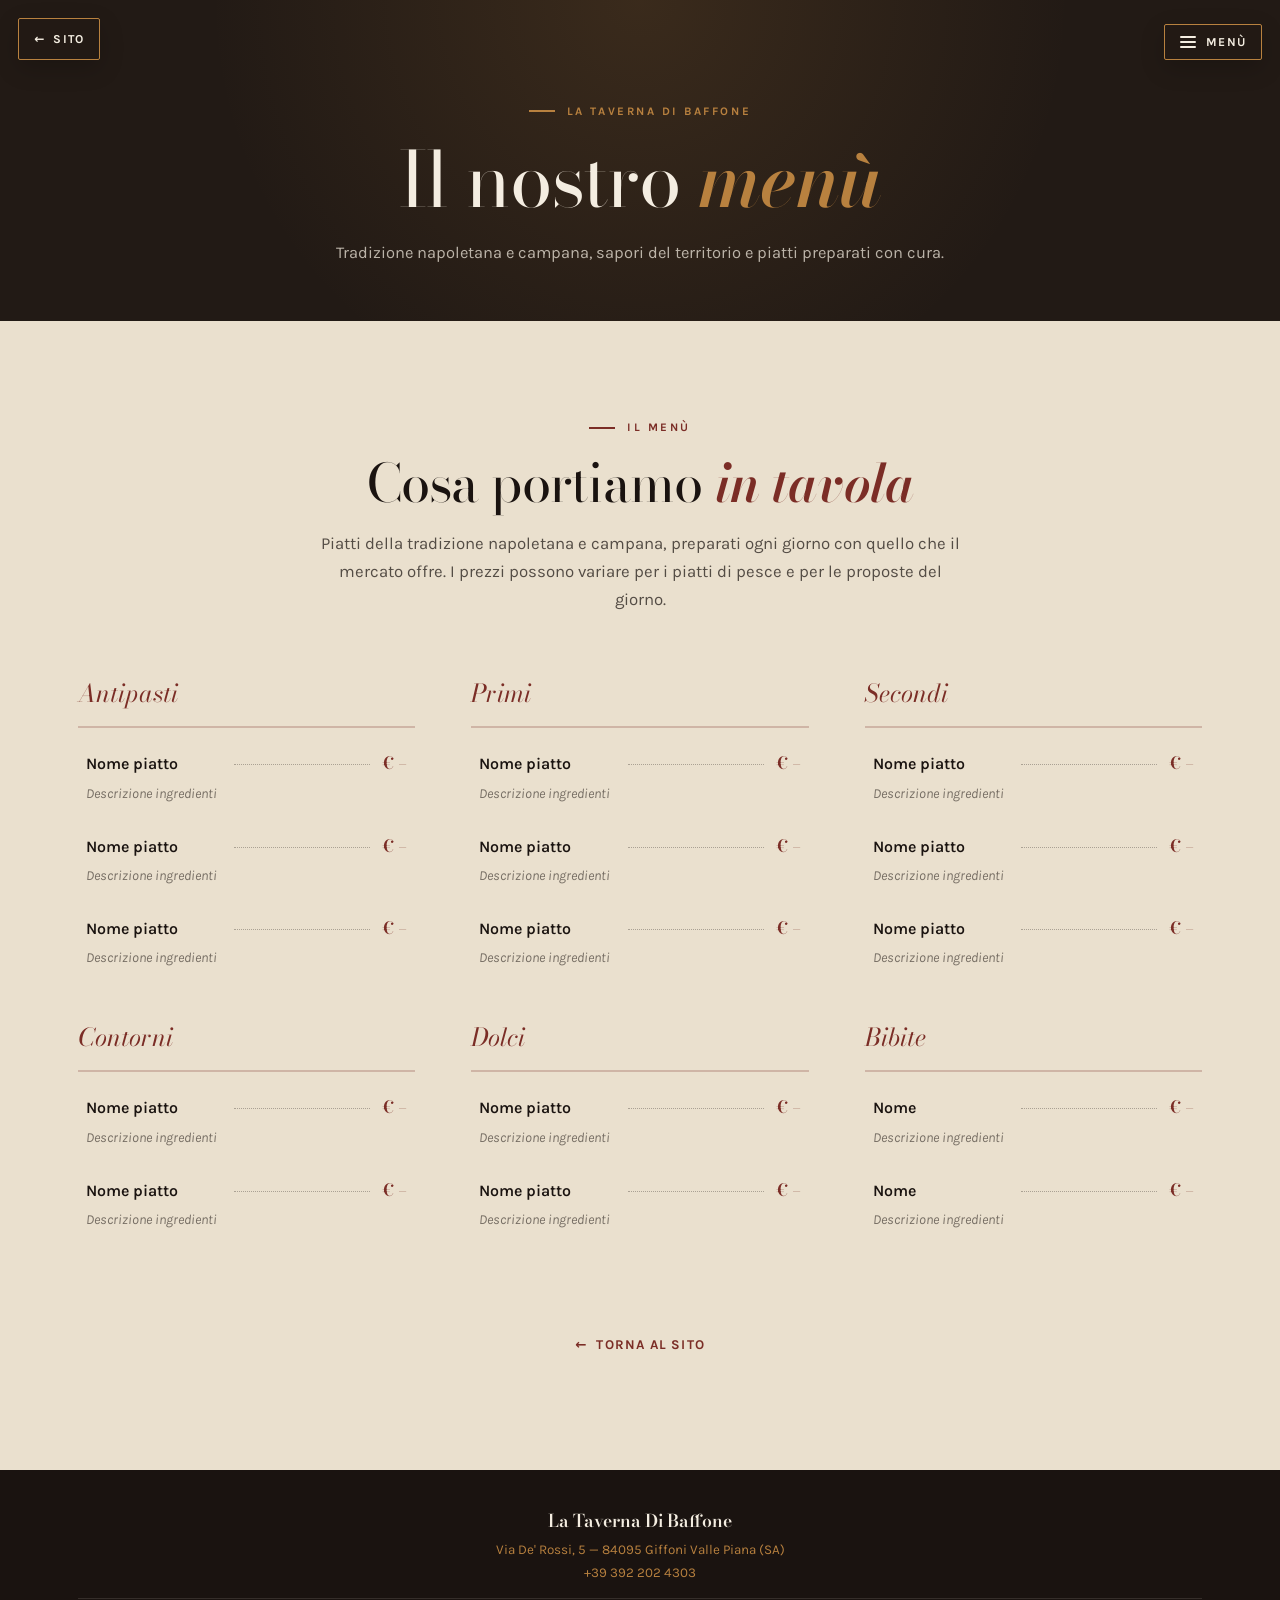
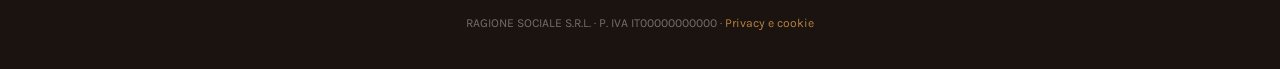
<file: menu.html>
<!DOCTYPE html>
<html lang="it">
<head>
<meta charset="UTF-8">
<meta name="viewport" content="width=device-width, initial-scale=1.0">
<title>Menù — La Taverna Di Baffone</title>
<meta name="description" content="Il menù de La Taverna Di Baffone — cucina napoletana e campana a Giffoni Valle Piana.">
<meta name="theme-color" content="#221A15">
<link rel="icon" href="data:image/svg+xml,%3Csvg xmlns='http://www.w3.org/2000/svg' viewBox='0 0 64 64'%3E%3Crect width='64' height='64' rx='8' fill='%23221A15'/%3E%3Ctext x='32' y='45' font-family='Georgia,serif' font-size='38' font-weight='700' fill='%23B8813F' text-anchor='middle'%3EB%3C/text%3E%3C/svg%3E">
<link rel="preload" href="caratteri/karla-normal-latin.woff2" as="font" type="font/woff2" crossorigin>
<link rel="preload" href="caratteri/bodoni-normal-latin.woff2" as="font" type="font/woff2" crossorigin>
<link rel="stylesheet" href="caratteri.css">
<style>

:root{--fuliggine:#221A15;--fuliggine-2:#2E241D;--calce:#F4EDE1;--calce-2:#EAE0CE;--vino:#7B2D26;--vino-chiaro:#A34237;--rame:#B8813F;--oliva:#6B7248;--inchiostro:#1A1310;--display:'Bodoni Moda',Georgia,serif;--testo:'Karla',system-ui,sans-serif;--curva:cubic-bezier(.22,1,.36,1);--max:1180px}
*{margin:0;padding:0;box-sizing:border-box}
html{scroll-behavior:smooth;-webkit-text-size-adjust:100%}
body{background:var(--calce);color:var(--inchiostro);font-family:var(--testo);font-size:17px;line-height:1.65;-webkit-font-smoothing:antialiased;overflow-x:hidden}
img,svg{display:block;max-width:100%}a{color:inherit;text-decoration:none}:focus-visible{outline:3px solid var(--rame);outline-offset:4px;border-radius:2px}
.wrap{max-width:var(--max);margin:0 auto;padding:0 28px}
h1,h2,h3{font-family:var(--display);font-weight:600;line-height:1.08;letter-spacing:-.015em}
.occhiello{font-family:var(--testo);font-size:.72rem;font-weight:700;letter-spacing:.22em;text-transform:uppercase;display:inline-flex;align-items:center;gap:12px}
.occhiello::before{content:"";width:26px;height:2px;background:currentColor;display:block}
.intro{padding:92px 0 54px;text-align:center;background:var(--fuliggine);color:var(--calce);position:relative;overflow:hidden}
.intro:before{content:"";position:absolute;inset:0;pointer-events:none;background:radial-gradient(circle at 50% 0,rgba(184,129,63,.16),transparent 60%)}
.intro-inner{position:relative;z-index:1}
.intro .occhiello{color:var(--rame);justify-content:center;margin-bottom:18px}
.intro h1{font-size:clamp(2.6rem,6vw,4.8rem);font-weight:400;margin-bottom:18px}
.intro h1 em{font-style:italic;font-weight:600;color:var(--rame)}
.intro p{max-width:650px;margin:0 auto;color:rgba(244,237,225,.72);font-size:1.03rem}
#menu{background:var(--calce-2);padding:88px 0 110px;min-height:100vh}
.testata{max-width:760px;margin:0 auto 60px;text-align:center}.testata .occhiello{justify-content:center;color:var(--vino);margin-bottom:18px}.testata h2{font-size:clamp(2.1rem,4.6vw,3.3rem);font-weight:400;margin-bottom:18px}.testata h2 em{font-style:italic;font-weight:600;color:var(--vino)}.testata p{color:rgba(26,19,16,.72);font-size:1.05rem;max-width:640px;margin:0 auto}
.menu-griglia{display:grid;grid-template-columns:repeat(auto-fit,minmax(330px,1fr));gap:20px 56px}
.portata{margin-bottom:14px}.portata-nome{font-family:var(--display);font-size:1.55rem;font-weight:400;font-style:italic;color:var(--vino);padding-bottom:12px;margin-bottom:8px;border-bottom:2px solid rgba(123,45,38,.24)}
.voce{display:flex;align-items:baseline;gap:12px;padding:13px 8px;border-radius:2px;transition:background .3s ease,padding-left .3s var(--curva)}
.voce:hover{background:rgba(184,129,63,.16);padding-left:16px}.voce-info{flex:1;min-width:0}.voce-nome{font-weight:600;font-size:1rem;display:block}.voce-desc{font-size:.86rem;color:rgba(26,19,16,.56);font-style:italic}.filetto{flex:1;border-bottom:1px dotted rgba(26,19,16,.3);transform:translateY(-4px);min-width:22px}.voce-prezzo{font-family:var(--display);font-weight:600;color:var(--vino);white-space:nowrap}
.menu-ritorno{margin-top:70px;text-align:center}.menu-ritorno a{display:inline-flex;align-items:center;gap:9px;font-size:.84rem;font-weight:700;letter-spacing:.09em;text-transform:uppercase;color:var(--vino);border-bottom:1.5px solid transparent;padding-bottom:3px;transition:border-color .35s ease,gap .35s var(--curva)}.menu-ritorno a:hover{border-color:var(--vino);gap:16px}
footer{background:var(--inchiostro);color:rgba(244,237,225,.55);padding:36px 0;text-align:center;font-size:.84rem}footer strong{font-family:var(--display);font-size:1.1rem;color:var(--calce);font-weight:600;display:block;margin-bottom:4px}footer span{color:var(--rame)}footer a{color:var(--rame)}.footer-legale{margin-top:14px;padding-top:14px;border-top:1px solid rgba(244,237,225,.12);font-size:.76rem;color:rgba(244,237,225,.42)}
@media(max-width:980px){.menu-griglia{grid-template-columns:1fr;gap:14px 30px}#menu{padding:72px 0 90px}}
@media(max-width:520px){body{font-size:16px}.wrap{padding:0 20px}.intro{padding:82px 0 44px}.intro h1{font-size:2.6rem}.testata{margin-bottom:42px}.menu-griglia{gap:10px}.portata-nome{font-size:1.35rem}.voce{gap:9px;padding:11px 5px}.voce:hover{padding-left:10px}.voce-nome{font-size:.96rem}.voce-desc{font-size:.8rem}.voce-prezzo{font-size:.95rem}.filetto{min-width:10px}.menu-ritorno{margin-top:52px}}

/* ---------- Navigazione fissa (Sito in alto a sinistra) ---------- */
.menu-home {
    position: fixed;
    top: 18px;
    left: 18px;
    z-index: 200;
    display: inline-flex;
    align-items: center;
    gap: 8px;
    padding: 10px 15px;
    border: 1px solid var(--rame);
    border-radius: 2px;
    background: rgba(34,26,21,.94);
    color: var(--calce);
    font-family: var(--testo);
    font-size: .76rem;
    font-weight: 700;
    letter-spacing: .1em;
    text-transform: uppercase;
    box-shadow: 0 8px 24px rgba(0,0,0,.18);
    transition: background .3s ease, color .3s ease, transform .3s var(--curva);
}
.menu-home:hover {
    background: var(--rame);
    color: var(--fuliggine);
    transform: translateY(-2px);
}

/* ---------- Bottone tre linee e menu a comparsa (In alto a destra) ---------- */
.menu-cat-floating {
    position: fixed;
    top: 18px;
    right: 18px;
    z-index: 200;
}

.menu-cat-toggle {
    display: inline-flex;
    align-items: center;
    gap: 10px;
    padding: 10px 15px;
    border: 1px solid var(--rame);
    border-radius: 2px;
    background: rgba(34,26,21,.94);
    color: var(--calce);
    font-family: var(--testo);
    font-size: .76rem;
    font-weight: 700;
    letter-spacing: .1em;
    text-transform: uppercase;
    box-shadow: 0 8px 24px rgba(0,0,0,.18);
    cursor: pointer;
    transition: background .3s ease, color .3s ease, transform .3s var(--curva);
}

.menu-cat-toggle:hover {
    background: var(--rame);
    color: var(--fuliggine);
    transform: translateY(-2px);
}

.hamburger-icon {
    display: flex;
    flex-direction: column;
    justify-content: space-between;
    width: 16px;
    height: 12px;
}

.hamburger-icon span {
    display: block;
    width: 100%;
    height: 2px;
    background-color: currentColor;
    border-radius: 1px;
}

.menu-cat-dropdown {
    display: none;
    position: absolute;
    top: calc(100% + 8px);
    right: 0;
    min-width: 190px;
    background: var(--fuliggine-2);
    border: 1px solid var(--rame);
    border-radius: 2px;
    box-shadow: 0 12px 30px rgba(0,0,0,.4);
    flex-direction: column;
    overflow: hidden;
}

.menu-cat-dropdown.attivo {
    display: flex;
}

.menu-cat-dropdown a {
    padding: 12px 18px;
    color: var(--calce);
    font-size: .88rem;
    font-weight: 600;
    letter-spacing: .05em;
    border-bottom: 1px solid rgba(184,129,63,.15);
    transition: background .2s ease, color .2s ease, padding-left .2s ease;
}

.menu-cat-dropdown a:last-child {
    border-bottom: none;
}

.menu-cat-dropdown a:hover {
    background: var(--rame);
    color: var(--fuliggine);
    padding-left: 22px;
}

.portata-nome span[id] {
    scroll-margin-top: 90px;
}

/* ---------- Barra azioni in fondo (solo telefono) ----------
   Chi sta leggendo il menu dal telefono e quasi sempre a un passo dal
   prenotare: le tre azioni restano sotto il pollice invece di costringerlo
   a risalire fino in cima alla pagina. */
.barra-azioni {
    display: none;
    position: fixed;
    left: 0;
    right: 0;
    bottom: 0;
    z-index: 198;
    background: rgba(34,26,21,.97);
    backdrop-filter: blur(10px);
    border-top: 1px solid rgba(184,129,63,.3);
    padding-bottom: env(safe-area-inset-bottom, 0px);
}

.azione {
    flex: 1;
    display: flex;
    flex-direction: column;
    align-items: center;
    justify-content: center;
    gap: 5px;
    min-height: 56px;
    padding: 9px 4px;
    color: var(--calce);
    font-size: .68rem;
    font-weight: 700;
    letter-spacing: .1em;
    text-transform: uppercase;
    text-align: center;
    -webkit-tap-highlight-color: transparent;
}

.azione svg { width: 21px; height: 21px; }
.azione:active { background: rgba(184,129,63,.2); }
.azione-primaria { background: var(--vino); }
.azione-primaria:active { background: var(--vino-chiaro); }

@media (max-width: 820px) {
    .barra-azioni { display: flex; }
    body { padding-bottom: calc(66px + env(safe-area-inset-bottom, 0px)); }
}

@media (max-width: 620px) {
    .menu-home {
        top: 12px;
        left: 12px;
        padding: 9px 12px;
        font-size: .68rem;
    }
    .menu-cat-floating {
        top: 12px;
        right: 12px;
    }
    .menu-cat-toggle {
        padding: 9px 12px;
        font-size: .68rem;
    }
}

</style>
</head>
<body>

<!-- Bottone fisso a sinistra -->
<a class="menu-home" href="index.html" aria-label="Torna al sito">
  <span aria-hidden="true">←</span> Sito
</a>

<!-- Bottone tre linee fisso a destra -->
<div class="menu-cat-floating">
  <button class="menu-cat-toggle" id="menuCatToggle" type="button" aria-label="Apri categorie menù" aria-expanded="false" aria-controls="dropdown-categorie">
    <span class="hamburger-icon">
      <span></span>
      <span></span>
      <span></span>
    </span>
    <span>Menù</span>
  </button>
  <div class="menu-cat-dropdown" id="dropdown-categorie">
    <a href="#cat-antipasti">Antipasti</a>
    <a href="#cat-primi">Primi</a>
    <a href="#cat-secondi">Secondi</a>
    <a href="#cat-contorni">Contorni</a>
    <a href="#cat-dolci">Dolci</a>
    <a href="#cat-bibite">Bibite</a>
  </div>
</div>

<section class="intro">
  <div class="wrap intro-inner">
    <div class="occhiello">La Taverna Di Baffone</div>
    <h1>Il nostro <em>menù</em></h1>
    <p>Tradizione napoletana e campana, sapori del territorio e piatti preparati con cura.</p>
  </div>
</section>

<section id="menu">
    <div class="wrap">
        <div class="testata">
            <div class="occhiello">Il menù</div>
            <h2>Cosa portiamo <em>in tavola</em></h2>
            <p>Piatti della tradizione napoletana e campana, preparati ogni giorno con quello che il mercato offre. I prezzi possono variare per i piatti di pesce e per le proposte del giorno.</p>
        </div>

        <div class="menu-griglia">

            <div class="portata">
                <div class="portata-nome"><span id="cat-antipasti">Antipasti</span></div>
                <div class="voce"><div class="voce-info"><span class="voce-nome">Nome piatto</span><span class="voce-desc">Descrizione ingredienti</span></div><span class="filetto"></span><span class="voce-prezzo">€ –</span></div>
                <div class="voce"><div class="voce-info"><span class="voce-nome">Nome piatto</span><span class="voce-desc">Descrizione ingredienti</span></div><span class="filetto"></span><span class="voce-prezzo">€ –</span></div>
                <div class="voce"><div class="voce-info"><span class="voce-nome">Nome piatto</span><span class="voce-desc">Descrizione ingredienti</span></div><span class="filetto"></span><span class="voce-prezzo">€ –</span></div>
            </div>

            <div class="portata">
                <div class="portata-nome"><span id="cat-primi">Primi</span></div>
                <div class="voce"><div class="voce-info"><span class="voce-nome">Nome piatto</span><span class="voce-desc">Descrizione ingredienti</span></div><span class="filetto"></span><span class="voce-prezzo">€ –</span></div>
                <div class="voce"><div class="voce-info"><span class="voce-nome">Nome piatto</span><span class="voce-desc">Descrizione ingredienti</span></div><span class="filetto"></span><span class="voce-prezzo">€ –</span></div>
                <div class="voce"><div class="voce-info"><span class="voce-nome">Nome piatto</span><span class="voce-desc">Descrizione ingredienti</span></div><span class="filetto"></span><span class="voce-prezzo">€ –</span></div>
            </div>

            <div class="portata">
                <div class="portata-nome"><span id="cat-secondi">Secondi</span></div>
                <div class="voce"><div class="voce-info"><span class="voce-nome">Nome piatto</span><span class="voce-desc">Descrizione ingredienti</span></div><span class="filetto"></span><span class="voce-prezzo">€ –</span></div>
                <div class="voce"><div class="voce-info"><span class="voce-nome">Nome piatto</span><span class="voce-desc">Descrizione ingredienti</span></div><span class="filetto"></span><span class="voce-prezzo">€ –</span></div>
                <div class="voce"><div class="voce-info"><span class="voce-nome">Nome piatto</span><span class="voce-desc">Descrizione ingredienti</span></div><span class="filetto"></span><span class="voce-prezzo">€ –</span></div>
            </div>

            <div class="portata">
                <div class="portata-nome"><span id="cat-contorni">Contorni</span></div>
                <div class="voce"><div class="voce-info"><span class="voce-nome">Nome piatto</span><span class="voce-desc">Descrizione ingredienti</span></div><span class="filetto"></span><span class="voce-prezzo">€ –</span></div>
                <div class="voce"><div class="voce-info"><span class="voce-nome">Nome piatto</span><span class="voce-desc">Descrizione ingredienti</span></div><span class="filetto"></span><span class="voce-prezzo">€ –</span></div>
            </div>

            <div class="portata">
                <div class="portata-nome"><span id="cat-dolci">Dolci</span></div>
                <div class="voce"><div class="voce-info"><span class="voce-nome">Nome piatto</span><span class="voce-desc">Descrizione ingredienti</span></div><span class="filetto"></span><span class="voce-prezzo">€ –</span></div>
                <div class="voce"><div class="voce-info"><span class="voce-nome">Nome piatto</span><span class="voce-desc">Descrizione ingredienti</span></div><span class="filetto"></span><span class="voce-prezzo">€ –</span></div>
            </div>

            <div class="portata">
                <div class="portata-nome"><span id="cat-bibite">Bibite</span></div>
                <div class="voce"><div class="voce-info"><span class="voce-nome">Nome</span><span class="voce-desc">Descrizione ingredienti</span></div><span class="filetto"></span><span class="voce-prezzo">€ –</span></div>
                <div class="voce"><div class="voce-info"><span class="voce-nome">Nome</span><span class="voce-desc">Descrizione ingredienti</span></div><span class="filetto"></span><span class="voce-prezzo">€ –</span></div>
            </div>

        </div>

        <div class="menu-ritorno">
            <a href="index.html"><span aria-hidden="true">←</span> Torna al sito</a>
        </div>
    </div>
</section>

<footer>
    <div class="wrap">
        <strong>La Taverna Di Baffone</strong>
        <span>Via De' Rossi, 5 — 84095 Giffoni Valle Piana (SA)</span><br>
        <a href="tel:+393922024303">+39 392 202 4303</a>

        <!-- Dati obbligatori: sostituire i segnaposto in MAIUSCOLO.
             Devono coincidere con quelli di index.html e privacy.html. -->
        <p class="footer-legale">
            RAGIONE SOCIALE S.R.L. · P. IVA IT00000000000 ·
            <a href="privacy.html">Privacy e cookie</a>
        </p>
    </div>
</footer>

<!-- Barra azioni: compare solo su telefono -->
<nav class="barra-azioni" aria-label="Azioni rapide">
    <a class="azione" href="tel:+393922024303">
        <svg viewBox="0 0 24 24" fill="none" stroke="currentColor" stroke-width="1.7" stroke-linecap="round" stroke-linejoin="round" aria-hidden="true">
            <path d="M6.5 3h3l1.5 4-2 1.5a12 12 0 0 0 6.5 6.5l1.5-2 4 1.5v3a2 2 0 0 1-2.2 2A17 17 0 0 1 4.5 5.2 2 2 0 0 1 6.5 3Z" />
        </svg>
        Chiama
    </a>

    <a class="azione azione-primaria" href="index.html#prenotazione">
        <svg viewBox="0 0 24 24" fill="none" stroke="currentColor" stroke-width="1.7" stroke-linecap="round" stroke-linejoin="round" aria-hidden="true">
            <rect x="3.5" y="5" width="17" height="16" rx="2" />
            <path d="M3.5 10h17M8.5 3v4M15.5 3v4M9 15l2 2 4-4" />
        </svg>
        Prenota
    </a>

    <a class="azione" href="https://www.google.com/maps/dir/?api=1&destination=La+Taverna+di+Baffone%2C+Via+De%27+Rossi+5%2C+84095+Giffoni+Valle+Piana+SA" target="_blank" rel="noopener">
        <svg viewBox="0 0 24 24" fill="none" stroke="currentColor" stroke-width="1.7" stroke-linecap="round" stroke-linejoin="round" aria-hidden="true">
            <path d="M12 21s7-5.7 7-11a7 7 0 1 0-14 0c0 5.3 7 11 7 11Z" />
            <circle cx="12" cy="10" r="2.6" />
        </svg>
        Indicazioni
    </a>
</nav>

<script>
(function () {
    'use strict';

    var bottone = document.getElementById('menuCatToggle');
    var tendina = document.getElementById('dropdown-categorie');
    var contenitore = document.querySelector('.menu-cat-floating');
    if (!bottone || !tendina || !contenitore) return;

    function imposta(aperto) {
        tendina.classList.toggle('attivo', aperto);
        bottone.setAttribute('aria-expanded', aperto ? 'true' : 'false');
        bottone.setAttribute('aria-label', aperto ? 'Chiudi categorie menù' : 'Apri categorie menù');
    }

    function chiudi() {
        if (tendina.classList.contains('attivo')) imposta(false);
    }

    bottone.addEventListener('click', function (e) {
        e.stopPropagation();
        imposta(!tendina.classList.contains('attivo'));
    });

    // Il salto alla categoria lo fa già l'href insieme a scroll-margin-top:
    // qui basta richiudere la tendina.
    tendina.addEventListener('click', function (e) {
        if (e.target.closest('a')) chiudi();
    });

    // un clic in un punto qualsiasi fuori dal pulsante richiude la tendina
    document.addEventListener('click', function (e) {
        if (!contenitore.contains(e.target)) chiudi();
    });

    document.addEventListener('keydown', function (e) {
        if (e.key === 'Escape' && tendina.classList.contains('attivo')) {
            chiudi();
            bottone.focus();
        }
    });
})();
</script>

</body>
</html>
</file>
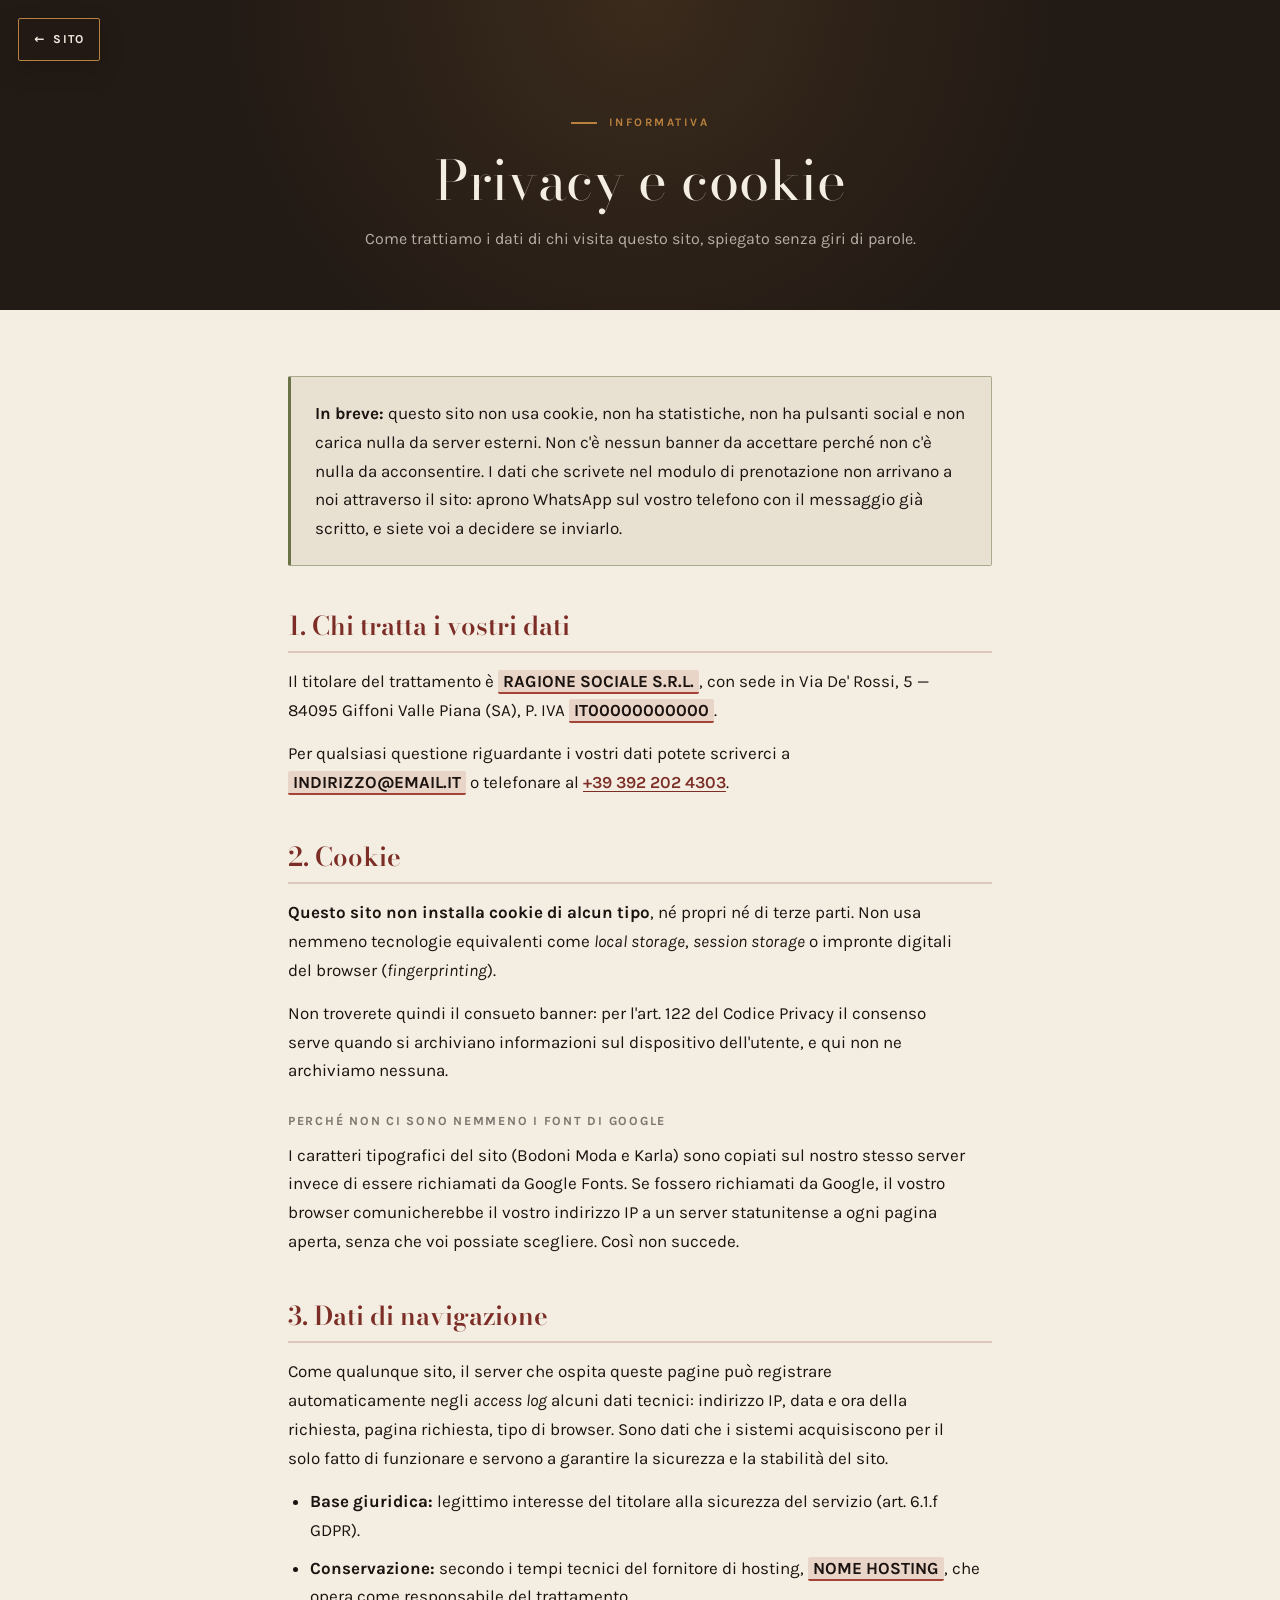
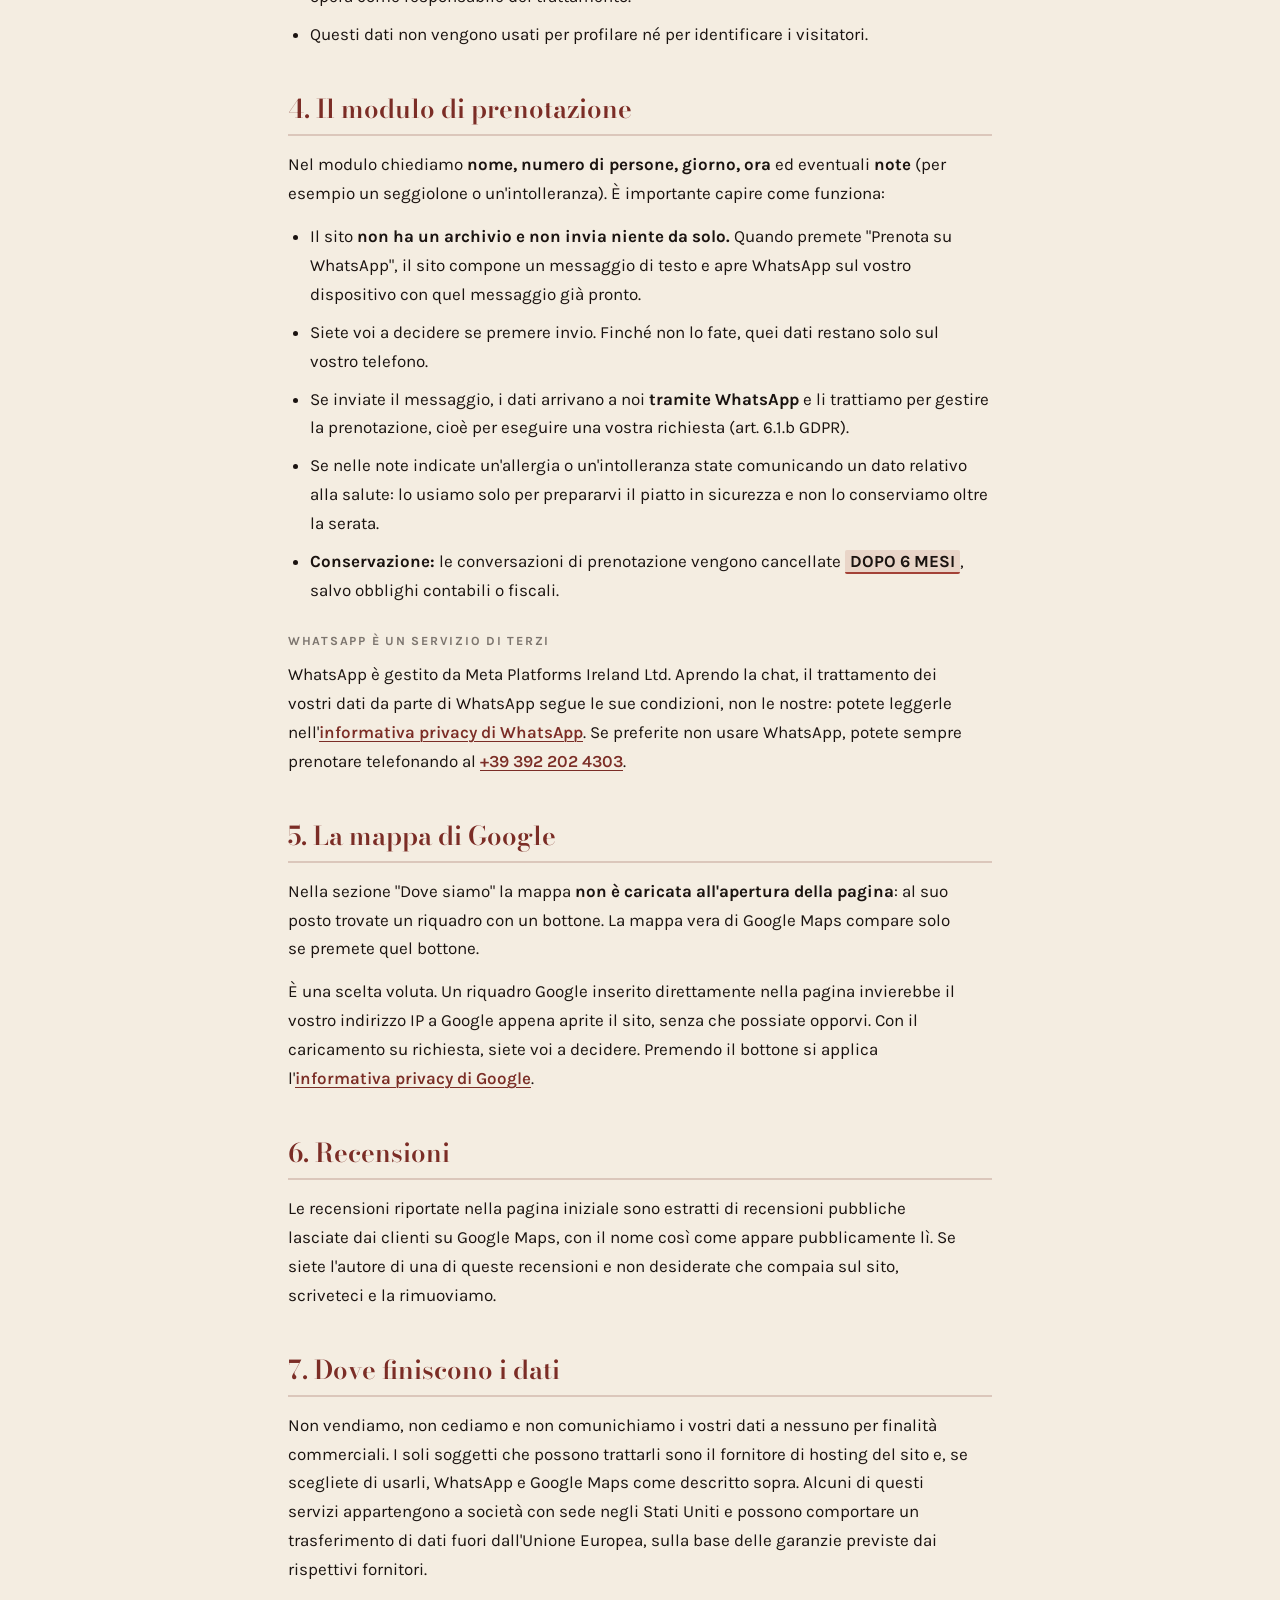
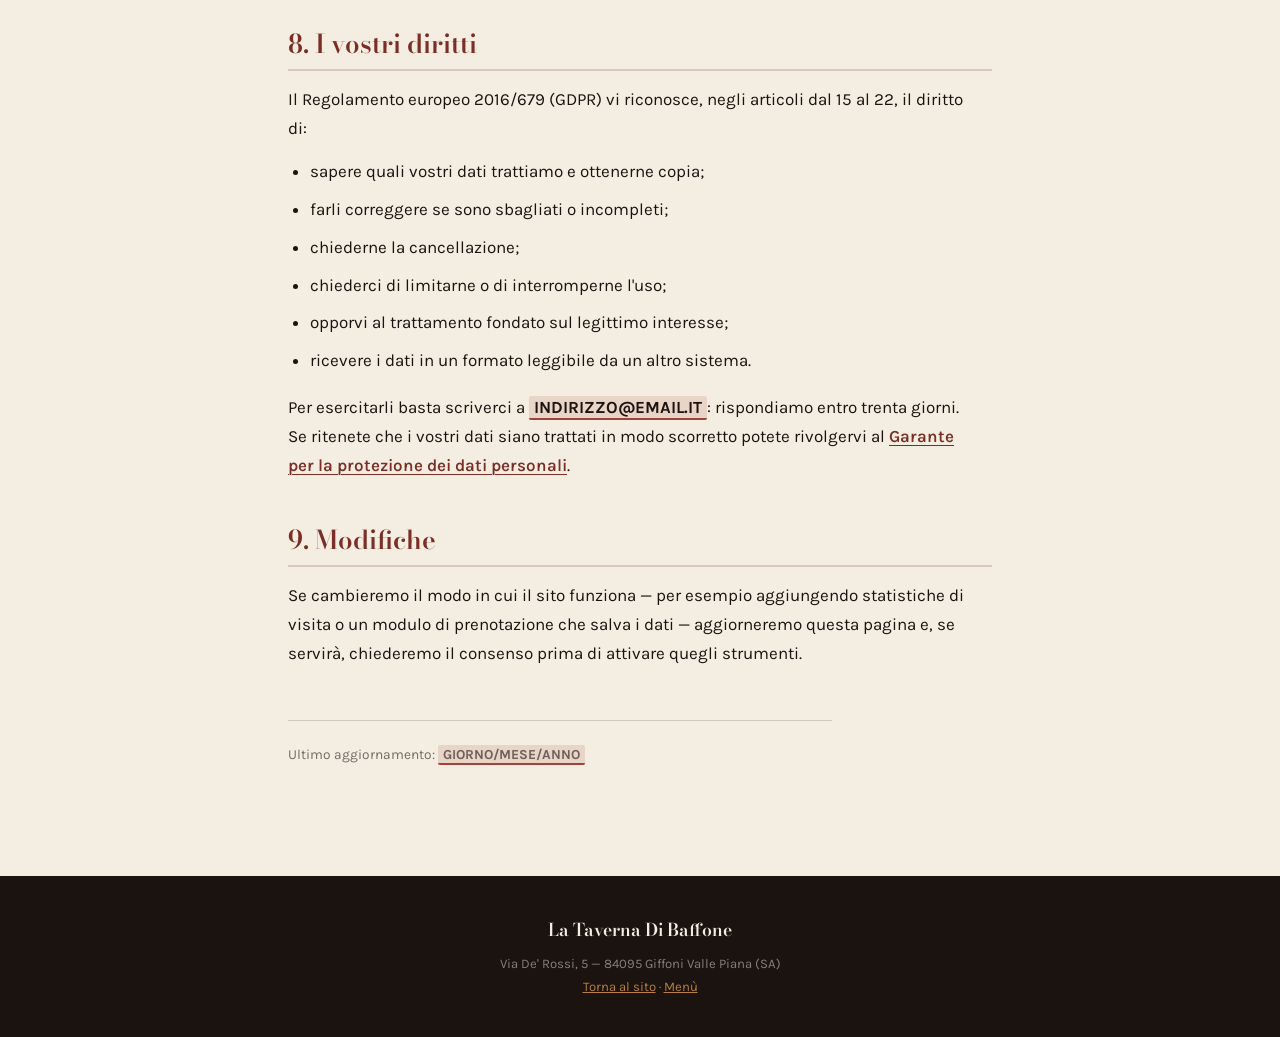
<file: privacy.html>
<!DOCTYPE html>
<html lang="it">
<head>
<meta charset="UTF-8">
<meta name="viewport" content="width=device-width, initial-scale=1.0">
<title>Privacy e cookie — La Taverna Di Baffone</title>
<meta name="description" content="Informativa privacy e cookie de La Taverna Di Baffone, Giffoni Valle Piana. Questo sito non usa cookie né strumenti di tracciamento.">
<meta name="theme-color" content="#221A15">
<meta name="robots" content="index, follow">
<link rel="icon" href="data:image/svg+xml,%3Csvg xmlns='http://www.w3.org/2000/svg' viewBox='0 0 64 64'%3E%3Crect width='64' height='64' rx='8' fill='%23221A15'/%3E%3Ctext x='32' y='45' font-family='Georgia,serif' font-size='38' font-weight='700' fill='%23B8813F' text-anchor='middle'%3EB%3C/text%3E%3C/svg%3E">
<link rel="preload" href="caratteri/karla-normal-latin.woff2" as="font" type="font/woff2" crossorigin>
<link rel="stylesheet" href="caratteri.css">
<style>

:root{--fuliggine:#221A15;--fuliggine-2:#2E241D;--calce:#F4EDE1;--calce-2:#EAE0CE;--vino:#7B2D26;--vino-chiaro:#A34237;--rame:#B8813F;--oliva:#6B7248;--inchiostro:#1A1310;--display:'Bodoni Moda',Georgia,serif;--testo:'Karla',system-ui,sans-serif;--curva:cubic-bezier(.22,1,.36,1);--max:1180px}
*{margin:0;padding:0;box-sizing:border-box}
html{scroll-behavior:smooth;-webkit-text-size-adjust:100%}
body{background:var(--calce);color:var(--inchiostro);font-family:var(--testo);font-size:17px;line-height:1.7;-webkit-font-smoothing:antialiased;overflow-x:hidden}
a{color:inherit}
:focus-visible{outline:3px solid var(--rame);outline-offset:4px;border-radius:2px}
.wrap{max-width:760px;margin:0 auto;padding:0 28px}

/* ---------- ritorno fisso ---------- */
.torna{position:fixed;top:18px;left:18px;z-index:200;display:inline-flex;align-items:center;gap:8px;padding:10px 15px;border:1px solid var(--rame);border-radius:2px;background:rgba(34,26,21,.94);color:var(--calce);font-size:.76rem;font-weight:700;letter-spacing:.1em;text-transform:uppercase;text-decoration:none;box-shadow:0 8px 24px rgba(0,0,0,.18);transition:background .3s ease,color .3s ease,transform .3s var(--curva)}
.torna:hover{background:var(--rame);color:var(--fuliggine);transform:translateY(-2px)}

/* ---------- intestazione ---------- */
.intro{padding:104px 0 58px;text-align:center;background:var(--fuliggine);color:var(--calce);position:relative;overflow:hidden}
.intro::before{content:"";position:absolute;inset:0;pointer-events:none;background:radial-gradient(circle at 50% 0,rgba(184,129,63,.16),transparent 60%)}
.intro-int{position:relative;z-index:1}
.occhiello{font-size:.72rem;font-weight:700;letter-spacing:.22em;text-transform:uppercase;color:var(--rame);display:inline-flex;align-items:center;gap:12px;margin-bottom:18px}
.occhiello::before{content:"";width:26px;height:2px;background:currentColor}
.intro h1{font-family:var(--display);font-size:clamp(2.2rem,5vw,3.4rem);font-weight:400;line-height:1.1;margin-bottom:14px}
.intro p{color:rgba(244,237,225,.7);font-size:1rem;max-width:56ch;margin:0 auto}

/* ---------- corpo ---------- */
main{padding:66px 0 96px}
.riquadro{border:1px solid rgba(107,114,72,.5);border-left:3px solid var(--oliva);background:rgba(107,114,72,.09);border-radius:2px;padding:22px 24px;margin-bottom:44px}
.riquadro strong{font-weight:700}
h2{font-family:var(--display);font-size:1.62rem;font-weight:600;line-height:1.2;color:var(--vino);margin:44px 0 14px;padding-bottom:10px;border-bottom:2px solid rgba(123,45,38,.2)}
h2:first-of-type{margin-top:0}
h3{font-family:var(--testo);font-size:.78rem;font-weight:700;letter-spacing:.14em;text-transform:uppercase;color:rgba(26,19,16,.55);margin:26px 0 8px}
p{margin-bottom:14px;max-width:68ch}
ul{margin:0 0 18px 22px;max-width:68ch}
li{margin-bottom:9px}
main a{color:var(--vino);font-weight:600;text-decoration:underline;text-underline-offset:3px;text-decoration-thickness:1px}
main a:hover{color:var(--vino-chiaro)}
.segnaposto{background:rgba(163,66,55,.14);border-bottom:2px solid var(--vino-chiaro);padding:1px 5px;border-radius:2px;font-weight:700;white-space:nowrap}
.aggiornata{margin-top:52px;padding-top:22px;border-top:1px solid rgba(26,19,16,.16);font-size:.86rem;color:rgba(26,19,16,.6)}

/* ---------- pié di pagina ---------- */
footer{background:var(--inchiostro);color:rgba(244,237,225,.5);padding:38px 0;text-align:center;font-size:.82rem;line-height:1.8}
footer strong{font-family:var(--display);font-size:1.1rem;color:var(--calce);font-weight:600;display:block;margin-bottom:6px}
footer a{color:var(--rame)}

@media (max-width:620px){
    body{font-size:16px}
    .wrap{padding:0 20px}
    .torna{top:12px;left:12px;padding:9px 12px;font-size:.68rem}
    .intro{padding:92px 0 46px}
    main{padding:48px 0 72px}
    h2{font-size:1.4rem;margin-top:36px}
}

@media (prefers-reduced-motion:reduce){
    html{scroll-behavior:auto}
    *,*::before,*::after{transition-duration:.001ms !important;animation-duration:.001ms !important}
}

</style>
</head>
<body>

<a class="torna" href="index.html"><span aria-hidden="true">←</span> Sito</a>

<section class="intro">
    <div class="wrap intro-int">
        <div class="occhiello">Informativa</div>
        <h1>Privacy e cookie</h1>
        <p>Come trattiamo i dati di chi visita questo sito, spiegato senza giri di parole.</p>
    </div>
</section>

<main>
    <div class="wrap">

        <!-- ==============================================================
             DA COMPILARE PRIMA DI PUBBLICARE
             Tutto quello che e evidenziato in rosso nella pagina (classe
             "segnaposto") va sostituito con i dati veri dell'attivita.
             Cercare la parola "segnaposto" in questo file per trovarli tutti.

             NOTA: questo testo descrive fedelmente quello che il sito fa
             oggi. Non e un parere legale: e buona norma farlo rivedere dal
             proprio commercialista o da un consulente privacy prima della
             pubblicazione, soprattutto se in futuro verranno aggiunti
             statistiche, pixel pubblicitari o prenotazioni via modulo.
             ============================================================== -->

        <div class="riquadro">
            <p style="margin-bottom:0"><strong>In breve:</strong> questo sito non usa cookie, non ha statistiche, non ha pulsanti social e non carica nulla da server esterni. Non c'è nessun banner da accettare perché non c'è nulla da acconsentire. I dati che scrivete nel modulo di prenotazione non arrivano a noi attraverso il sito: aprono WhatsApp sul vostro telefono con il messaggio già scritto, e siete voi a decidere se inviarlo.</p>
        </div>

        <h2>1. Chi tratta i vostri dati</h2>
        <p>
            Il titolare del trattamento è
            <span class="segnaposto">RAGIONE SOCIALE S.R.L.</span>,
            con sede in Via De' Rossi, 5 — 84095 Giffoni Valle Piana (SA),
            P. IVA <span class="segnaposto">IT00000000000</span>.
        </p>
        <p>
            Per qualsiasi questione riguardante i vostri dati potete scriverci a
            <span class="segnaposto">INDIRIZZO@EMAIL.IT</span>
            o telefonare al <a href="tel:+393922024303">+39 392 202 4303</a>.
        </p>

        <h2>2. Cookie</h2>
        <p>
            <strong>Questo sito non installa cookie di alcun tipo</strong>, né propri né di terze parti.
            Non usa nemmeno tecnologie equivalenti come <em>local storage</em>, <em>session storage</em>
            o impronte digitali del browser (<em>fingerprinting</em>).
        </p>
        <p>
            Non troverete quindi il consueto banner: per l'art. 122 del Codice Privacy il consenso
            serve quando si archiviano informazioni sul dispositivo dell'utente, e qui non ne
            archiviamo nessuna.
        </p>

        <h3>Perché non ci sono nemmeno i font di Google</h3>
        <p>
            I caratteri tipografici del sito (Bodoni Moda e Karla) sono copiati sul nostro stesso
            server invece di essere richiamati da Google Fonts. Se fossero richiamati da Google,
            il vostro browser comunicherebbe il vostro indirizzo IP a un server statunitense a ogni
            pagina aperta, senza che voi possiate scegliere. Così non succede.
        </p>

        <h2>3. Dati di navigazione</h2>
        <p>
            Come qualunque sito, il server che ospita queste pagine può registrare automaticamente
            negli <em>access log</em> alcuni dati tecnici: indirizzo IP, data e ora della richiesta,
            pagina richiesta, tipo di browser. Sono dati che i sistemi acquisiscono per il solo fatto
            di funzionare e servono a garantire la sicurezza e la stabilità del sito.
        </p>
        <ul>
            <li><strong>Base giuridica:</strong> legittimo interesse del titolare alla sicurezza del servizio (art. 6.1.f GDPR).</li>
            <li><strong>Conservazione:</strong> secondo i tempi tecnici del fornitore di hosting, <span class="segnaposto">NOME HOSTING</span>, che opera come responsabile del trattamento.</li>
            <li>Questi dati non vengono usati per profilare né per identificare i visitatori.</li>
        </ul>

        <h2>4. Il modulo di prenotazione</h2>
        <p>
            Nel modulo chiediamo <strong>nome, numero di persone, giorno, ora</strong> ed eventuali
            <strong>note</strong> (per esempio un seggiolone o un'intolleranza). È importante capire
            come funziona:
        </p>
        <ul>
            <li>Il sito <strong>non ha un archivio e non invia niente da solo.</strong> Quando premete "Prenota su WhatsApp", il sito compone un messaggio di testo e apre WhatsApp sul vostro dispositivo con quel messaggio già pronto.</li>
            <li>Siete voi a decidere se premere invio. Finché non lo fate, quei dati restano solo sul vostro telefono.</li>
            <li>Se inviate il messaggio, i dati arrivano a noi <strong>tramite WhatsApp</strong> e li trattiamo per gestire la prenotazione, cioè per eseguire una vostra richiesta (art. 6.1.b GDPR).</li>
            <li>Se nelle note indicate un'allergia o un'intolleranza state comunicando un dato relativo alla salute: lo usiamo solo per prepararvi il piatto in sicurezza e non lo conserviamo oltre la serata.</li>
            <li><strong>Conservazione:</strong> le conversazioni di prenotazione vengono cancellate <span class="segnaposto">DOPO 6 MESI</span>, salvo obblighi contabili o fiscali.</li>
        </ul>

        <h3>WhatsApp è un servizio di terzi</h3>
        <p>
            WhatsApp è gestito da Meta Platforms Ireland Ltd. Aprendo la chat, il trattamento dei
            vostri dati da parte di WhatsApp segue le sue condizioni, non le nostre: potete leggerle
            nell'<a href="https://www.whatsapp.com/legal/privacy-policy-eea" target="_blank" rel="noopener">informativa privacy di WhatsApp</a>.
            Se preferite non usare WhatsApp, potete sempre prenotare telefonando al
            <a href="tel:+393922024303">+39 392 202 4303</a>.
        </p>

        <h2>5. La mappa di Google</h2>
        <p>
            Nella sezione "Dove siamo" la mappa <strong>non è caricata all'apertura della pagina</strong>:
            al suo posto trovate un riquadro con un bottone. La mappa vera di Google Maps compare solo
            se premete quel bottone.
        </p>
        <p>
            È una scelta voluta. Un riquadro Google inserito direttamente nella pagina invierebbe il
            vostro indirizzo IP a Google appena aprite il sito, senza che possiate opporvi. Con il
            caricamento su richiesta, siete voi a decidere. Premendo il bottone si applica
            l'<a href="https://policies.google.com/privacy" target="_blank" rel="noopener">informativa privacy di Google</a>.
        </p>

        <h2>6. Recensioni</h2>
        <p>
            Le recensioni riportate nella pagina iniziale sono estratti di recensioni pubbliche
            lasciate dai clienti su Google Maps, con il nome così come appare pubblicamente lì.
            Se siete l'autore di una di queste recensioni e non desiderate che compaia sul sito,
            scriveteci e la rimuoviamo.
        </p>

        <h2>7. Dove finiscono i dati</h2>
        <p>
            Non vendiamo, non cediamo e non comunichiamo i vostri dati a nessuno per finalità
            commerciali. I soli soggetti che possono trattarli sono il fornitore di hosting del sito
            e, se scegliete di usarli, WhatsApp e Google Maps come descritto sopra. Alcuni di questi
            servizi appartengono a società con sede negli Stati Uniti e possono comportare un
            trasferimento di dati fuori dall'Unione Europea, sulla base delle garanzie previste dai
            rispettivi fornitori.
        </p>

        <h2>8. I vostri diritti</h2>
        <p>
            Il Regolamento europeo 2016/679 (GDPR) vi riconosce, negli articoli dal 15 al 22, il
            diritto di:
        </p>
        <ul>
            <li>sapere quali vostri dati trattiamo e ottenerne copia;</li>
            <li>farli correggere se sono sbagliati o incompleti;</li>
            <li>chiederne la cancellazione;</li>
            <li>chiederci di limitarne o di interromperne l'uso;</li>
            <li>opporvi al trattamento fondato sul legittimo interesse;</li>
            <li>ricevere i dati in un formato leggibile da un altro sistema.</li>
        </ul>
        <p>
            Per esercitarli basta scriverci a
            <span class="segnaposto">INDIRIZZO@EMAIL.IT</span>:
            rispondiamo entro trenta giorni. Se ritenete che i vostri dati siano trattati in modo
            scorretto potete rivolgervi al
            <a href="https://www.garanteprivacy.it" target="_blank" rel="noopener">Garante per la protezione dei dati personali</a>.
        </p>

        <h2>9. Modifiche</h2>
        <p>
            Se cambieremo il modo in cui il sito funziona — per esempio aggiungendo statistiche di
            visita o un modulo di prenotazione che salva i dati — aggiorneremo questa pagina e, se
            servirà, chiederemo il consenso prima di attivare quegli strumenti.
        </p>

        <p class="aggiornata">Ultimo aggiornamento: <span class="segnaposto">GIORNO/MESE/ANNO</span></p>

    </div>
</main>

<footer>
    <div class="wrap">
        <strong>La Taverna Di Baffone</strong>
        Via De' Rossi, 5 — 84095 Giffoni Valle Piana (SA)<br>
        <a href="index.html">Torna al sito</a> · <a href="menu.html">Menù</a>
    </div>
</footer>

</body>
</html>
</file>
<file: caratteri.css>
/* ============================================================
   CARATTERI DEL SITO — copie locali, nessuna richiesta a Google.

   I file .woff2 nella cartella "caratteri" sono i font Bodoni Moda
   e Karla, scaricati una volta sola da Google Fonts e serviti dal
   nostro stesso sito. Cosi il browser del visitatore non contatta
   mai un server esterno: e questo che permette al sito di funzionare
   senza banner dei cookie (vedi privacy.html).

   Sono font variabili: un solo file copre tutti i pesi da 400 a 700,
   percio non servono file separati per grassetto e semigrassetto.

   Licenza: SIL Open Font License 1.1 — uso libero anche commerciale.
   ============================================================ */

/* ---------- Bodoni Moda (titoli e insegne) ---------- */
@font-face {
    font-family: 'Bodoni Moda';
    font-style: normal;
    font-weight: 400 700;
    font-display: swap;
    src: url('caratteri/bodoni-normal-latin.woff2') format('woff2');
    unicode-range: U+0000-00FF, U+0131, U+0152-0153, U+02BB-02BC, U+02C6, U+02DA, U+02DC, U+0304, U+0308, U+0329, U+2000-206F, U+20AC, U+2122, U+2191, U+2193, U+2212, U+2215, U+FEFF, U+FFFD;
}

@font-face {
    font-family: 'Bodoni Moda';
    font-style: normal;
    font-weight: 400 700;
    font-display: swap;
    src: url('caratteri/bodoni-normal-latin-ext.woff2') format('woff2');
    unicode-range: U+0100-02BA, U+02BD-02C5, U+02C7-02CC, U+02CE-02D7, U+02DD-02FF, U+0304, U+0308, U+0329, U+1D00-1DBF, U+1E00-1E9F, U+1EF2-1EFF, U+2020, U+20A0-20AB, U+20AD-20C0, U+2113, U+2C60-2C7F, U+A720-A7FF;
}

@font-face {
    font-family: 'Bodoni Moda';
    font-style: italic;
    font-weight: 400 700;
    font-display: swap;
    src: url('caratteri/bodoni-italic-latin.woff2') format('woff2');
    unicode-range: U+0000-00FF, U+0131, U+0152-0153, U+02BB-02BC, U+02C6, U+02DA, U+02DC, U+0304, U+0308, U+0329, U+2000-206F, U+20AC, U+2122, U+2191, U+2193, U+2212, U+2215, U+FEFF, U+FFFD;
}

@font-face {
    font-family: 'Bodoni Moda';
    font-style: italic;
    font-weight: 400 700;
    font-display: swap;
    src: url('caratteri/bodoni-italic-latin-ext.woff2') format('woff2');
    unicode-range: U+0100-02BA, U+02BD-02C5, U+02C7-02CC, U+02CE-02D7, U+02DD-02FF, U+0304, U+0308, U+0329, U+1D00-1DBF, U+1E00-1E9F, U+1EF2-1EFF, U+2020, U+20A0-20AB, U+20AD-20C0, U+2113, U+2C60-2C7F, U+A720-A7FF;
}

/* ---------- Karla (testo corrente) ---------- */
@font-face {
    font-family: 'Karla';
    font-style: normal;
    font-weight: 400 700;
    font-display: swap;
    src: url('caratteri/karla-normal-latin.woff2') format('woff2');
    unicode-range: U+0000-00FF, U+0131, U+0152-0153, U+02BB-02BC, U+02C6, U+02DA, U+02DC, U+0304, U+0308, U+0329, U+2000-206F, U+20AC, U+2122, U+2191, U+2193, U+2212, U+2215, U+FEFF, U+FFFD;
}

@font-face {
    font-family: 'Karla';
    font-style: normal;
    font-weight: 400 700;
    font-display: swap;
    src: url('caratteri/karla-normal-latin-ext.woff2') format('woff2');
    unicode-range: U+0100-02BA, U+02BD-02C5, U+02C7-02CC, U+02CE-02D7, U+02DD-02FF, U+0304, U+0308, U+0329, U+1D00-1DBF, U+1E00-1E9F, U+1EF2-1EFF, U+2020, U+20A0-20AB, U+20AD-20C0, U+2113, U+2C60-2C7F, U+A720-A7FF;
}

@font-face {
    font-family: 'Karla';
    font-style: italic;
    font-weight: 400 700;
    font-display: swap;
    src: url('caratteri/karla-italic-latin.woff2') format('woff2');
    unicode-range: U+0000-00FF, U+0131, U+0152-0153, U+02BB-02BC, U+02C6, U+02DA, U+02DC, U+0304, U+0308, U+0329, U+2000-206F, U+20AC, U+2122, U+2191, U+2193, U+2212, U+2215, U+FEFF, U+FFFD;
}

@font-face {
    font-family: 'Karla';
    font-style: italic;
    font-weight: 400 700;
    font-display: swap;
    src: url('caratteri/karla-italic-latin-ext.woff2') format('woff2');
    unicode-range: U+0100-02BA, U+02BD-02C5, U+02C7-02CC, U+02CE-02D7, U+02DD-02FF, U+0304, U+0308, U+0329, U+1D00-1DBF, U+1E00-1E9F, U+1EF2-1EFF, U+2020, U+20A0-20AB, U+20AD-20C0, U+2113, U+2C60-2C7F, U+A720-A7FF;
}
</file>
